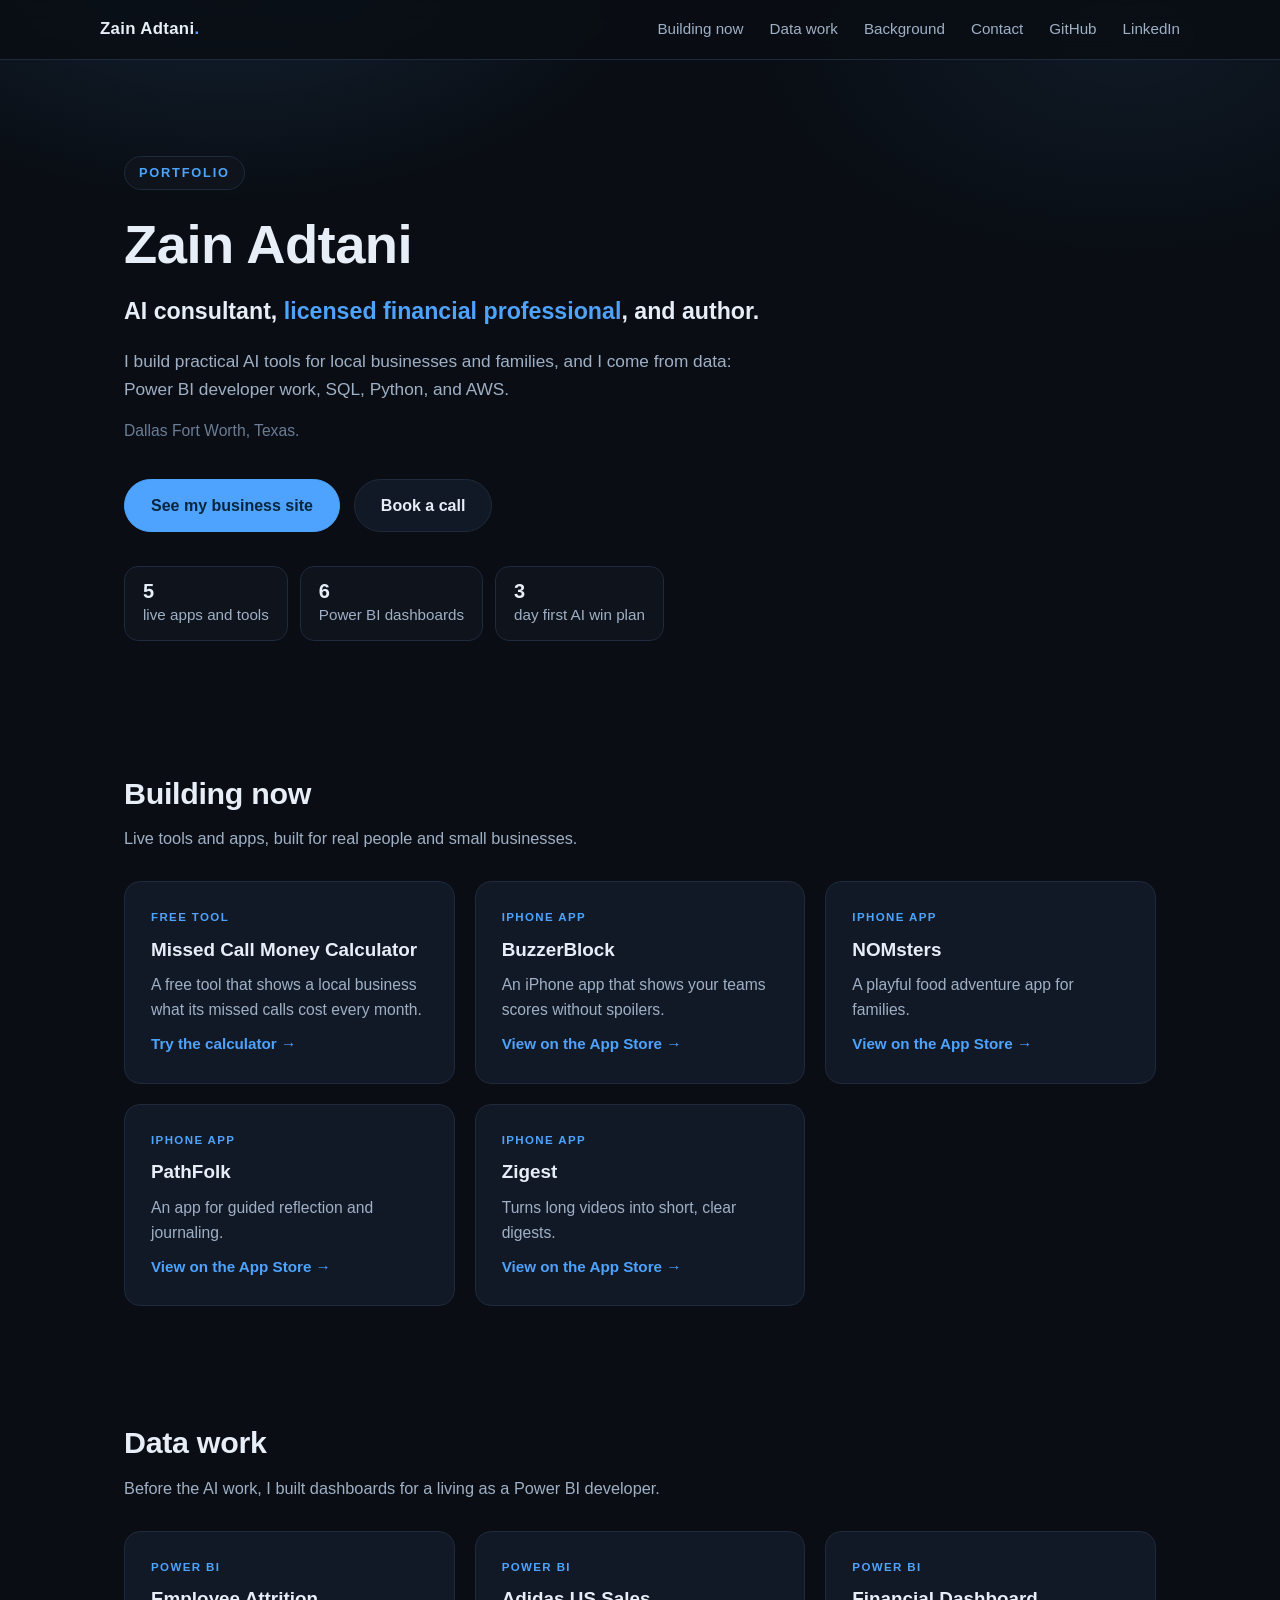
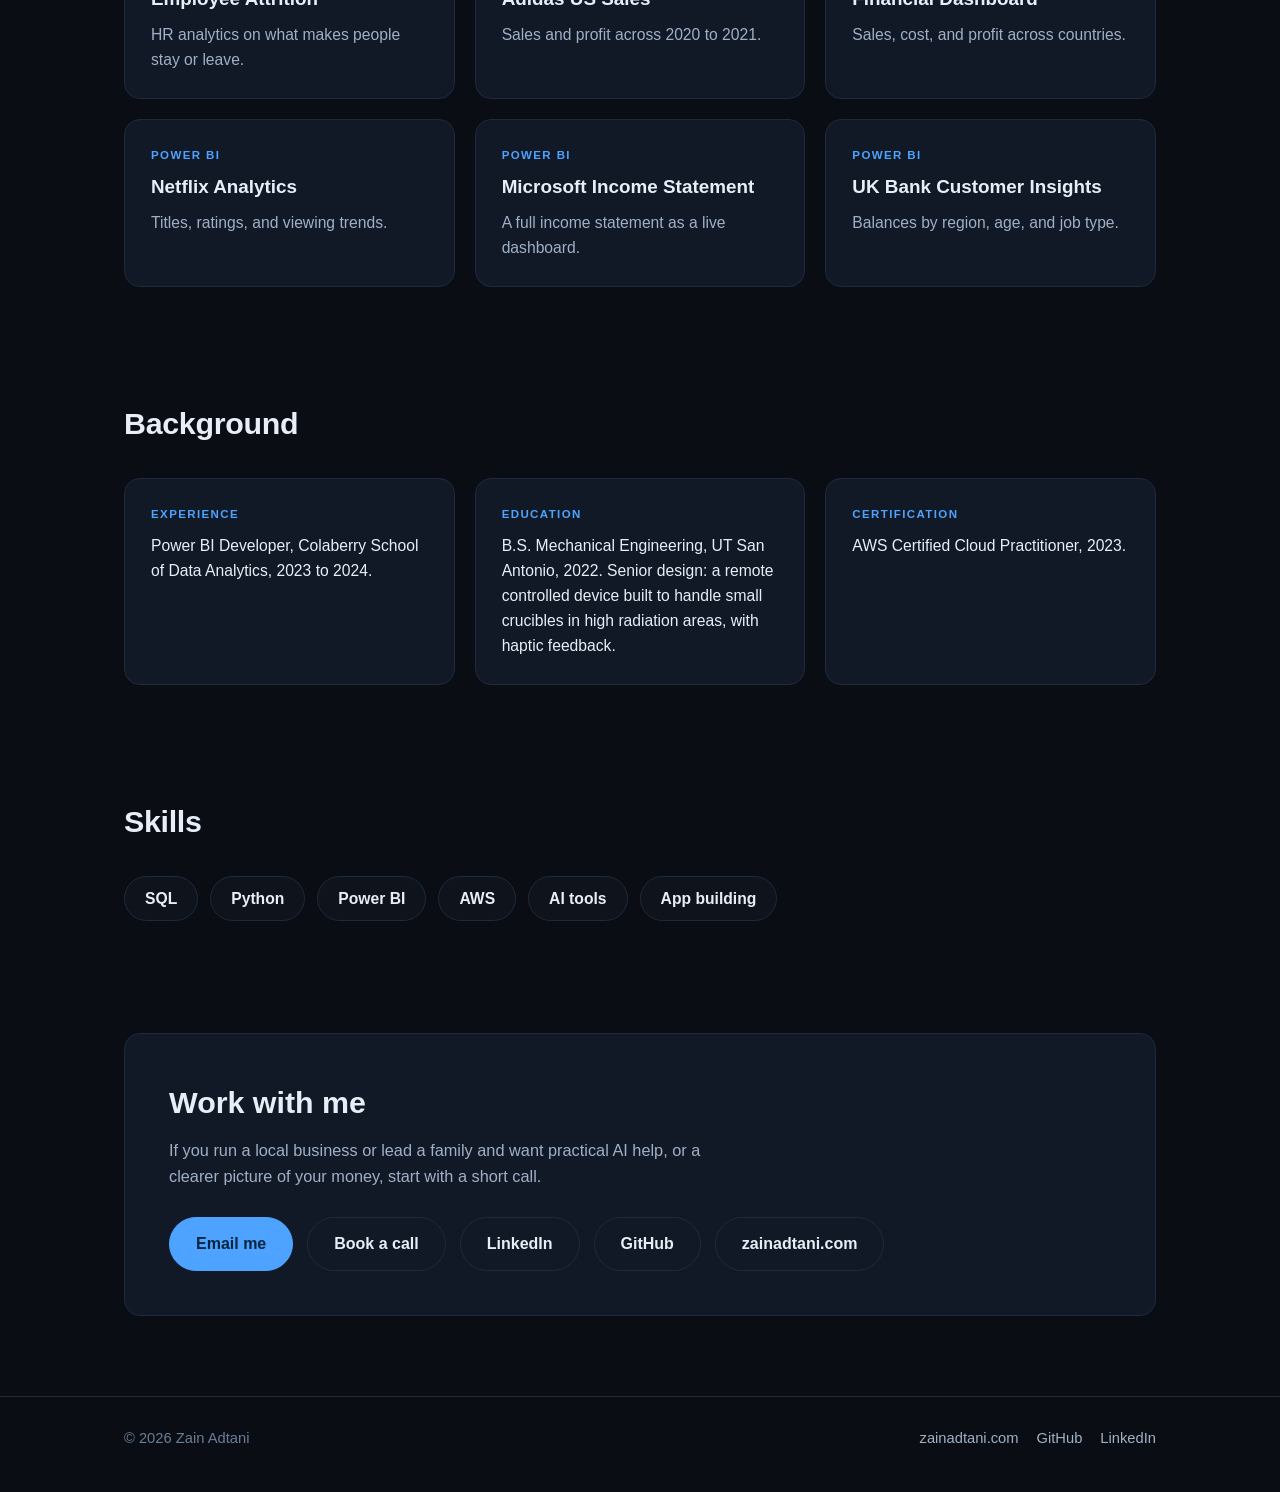
<file: index.html>
<!DOCTYPE html>
<html lang="en">
<head>
<meta charset="utf-8">
<meta name="viewport" content="width=device-width, initial-scale=1">
<title>Zain Adtani | AI Consultant, Financial Professional, Author</title>
<meta name="description" content="Zain Adtani is an AI consultant, licensed financial professional, and author in Dallas Fort Worth, Texas. He builds practical AI tools for local businesses and families.">
<meta name="theme-color" content="#0a0e14">
<meta property="og:title" content="Zain Adtani | AI Consultant, Financial Professional, Author">
<meta property="og:description" content="Practical AI tools for local businesses and families, built on a data background: Power BI, SQL, Python, AWS.">
<meta property="og:type" content="website">
<meta property="og:url" content="https://zainadtani.github.io/">
<link rel="icon" href="data:image/svg+xml,%3Csvg xmlns='http://www.w3.org/2000/svg' viewBox='0 0 64 64'%3E%3Crect width='64' height='64' rx='14' fill='%230a0e14'/%3E%3Ctext x='32' y='44' font-family='Arial,sans-serif' font-size='36' font-weight='700' fill='%234da3ff' text-anchor='middle'%3EZ%3C/text%3E%3C/svg%3E">
<style>
  :root{
    --bg:#0a0e14;
    --bg-soft:#0e131c;
    --card:#121926;
    --card-hover:#16202f;
    --line:#1f2a3d;
    --text:#e8eef7;
    --muted:#9fb0c6;
    --faint:#6b7d95;
    --accent:#4da3ff;
    --accent-ink:#06263f;
    --radius:16px;
    --max:1080px;
  }
  *{margin:0;padding:0;box-sizing:border-box}
  html{scroll-behavior:smooth}
  body{
    background:var(--bg);
    color:var(--text);
    font-family:-apple-system,BlinkMacSystemFont,"Segoe UI",Roboto,"Helvetica Neue",Arial,sans-serif;
    line-height:1.6;
    -webkit-font-smoothing:antialiased;
  }
  a{color:var(--accent);text-decoration:none}
  a:hover{text-decoration:underline}
  .wrap{max-width:var(--max);margin:0 auto;padding:0 24px}

  /* Header */
  header{
    position:sticky;top:0;z-index:10;
    background:rgba(10,14,20,.88);
    backdrop-filter:blur(10px);
    border-bottom:1px solid var(--line);
  }
  .nav{display:flex;align-items:center;justify-content:space-between;padding:16px 0;gap:16px;flex-wrap:wrap}
  .brand{font-size:1.05rem;font-weight:700;letter-spacing:.02em;color:var(--text)}
  .brand span{color:var(--accent)}
  .nav-links{display:flex;gap:26px;flex-wrap:wrap}
  .nav-links a{color:var(--muted);font-size:.95rem;font-weight:500}
  .nav-links a:hover{color:var(--text);text-decoration:none}

  /* Hero */
  .hero{padding:96px 0 72px}
  .hero .kicker{
    display:inline-block;font-size:.8rem;font-weight:600;letter-spacing:.14em;
    text-transform:uppercase;color:var(--accent);
    border:1px solid var(--line);border-radius:999px;padding:6px 14px;margin-bottom:26px;
    background:var(--bg-soft);
  }
  .hero h1{font-size:3.4rem;line-height:1.08;font-weight:800;letter-spacing:-.01em;margin-bottom:18px}
  .hero .role{font-size:1.45rem;font-weight:600;color:var(--text);margin-bottom:18px;max-width:720px}
  .hero .role em{font-style:normal;color:var(--accent)}
  .hero .sub{font-size:1.08rem;color:var(--muted);max-width:640px;margin-bottom:14px}
  .hero .loc{font-size:.98rem;color:var(--faint);margin-bottom:36px}
  .btn-row{display:flex;gap:14px;flex-wrap:wrap}
  .btn{
    display:inline-block;padding:13px 26px;border-radius:999px;
    font-size:1rem;font-weight:600;border:1px solid var(--line);
    color:var(--text);background:var(--card);
    transition:background .15s ease,border-color .15s ease,transform .15s ease;
  }
  .btn:hover{text-decoration:none;background:var(--card-hover);transform:translateY(-1px)}
  .btn.primary{background:var(--accent);border-color:var(--accent);color:var(--accent-ink)}
  .btn.primary:hover{background:#6cb4ff}

  /* Sections */
  section{padding:56px 0}
  .section-head{margin-bottom:30px}
  .section-head h2{font-size:1.9rem;font-weight:750;letter-spacing:-.01em;margin-bottom:8px}
  .section-head p{color:var(--muted);max-width:640px;font-size:1.02rem}
  .grid{display:grid;grid-template-columns:repeat(auto-fill,minmax(300px,1fr));gap:20px}
  .grid.two{grid-template-columns:repeat(auto-fill,minmax(320px,1fr))}
  .card{
    background:var(--card);border:1px solid var(--line);border-radius:var(--radius);
    padding:26px;display:flex;flex-direction:column;gap:10px;
    transition:background .15s ease,border-color .15s ease,transform .15s ease;
  }
  .card:hover{background:var(--card-hover);border-color:#2a3a55;transform:translateY(-2px)}
  .card .tag{
    font-size:.72rem;font-weight:700;letter-spacing:.12em;text-transform:uppercase;color:var(--accent);
  }
  .card h3{font-size:1.18rem;font-weight:700;line-height:1.35}
  .card p{color:var(--muted);font-size:.98rem;flex:1}
  .card .go{font-weight:600;font-size:.95rem}
  .card .go::after{content:" →"}
  .card.plain:hover{transform:none}

  /* Skills */
  .skills{display:flex;flex-wrap:wrap;gap:12px}
  .skill{
    border:1px solid var(--line);background:var(--bg-soft);border-radius:999px;
    padding:9px 20px;font-size:.98rem;font-weight:600;color:var(--text);
  }
  .skill b{color:var(--accent);font-weight:600}

  /* Contact */
  .contact{
    background:var(--card);border:1px solid var(--line);border-radius:var(--radius);
    padding:44px;text-align:left;
  }
  .contact h2{font-size:1.9rem;font-weight:750;margin-bottom:10px}
  .contact p{color:var(--muted);max-width:560px;margin-bottom:28px;font-size:1.02rem}

  /* Footer */
  footer{border-top:1px solid var(--line);padding:30px 0 42px;margin-top:24px}
  .foot{display:flex;justify-content:space-between;gap:14px;flex-wrap:wrap;color:var(--faint);font-size:.92rem}
  .foot a{color:var(--muted)}


  /* Polish pack */
  ::selection{background:var(--accent);color:var(--accent-ink)}
  a:focus-visible,.btn:focus-visible{outline:2px solid var(--accent);outline-offset:3px;border-radius:6px}
  section{scroll-margin-top:90px}
  body::before{
    content:"";position:fixed;inset:0;z-index:-1;pointer-events:none;
    background:
      radial-gradient(720px 420px at 18% -6%, rgba(77,163,255,.14), transparent 62%),
      radial-gradient(640px 380px at 88% 4%, rgba(77,163,255,.08), transparent 60%);
  }
  .stats{display:flex;gap:12px;flex-wrap:wrap;margin-top:34px}
  .stat{
    border:1px solid var(--line);background:var(--bg-soft);border-radius:14px;
    padding:12px 18px;font-size:.95rem;color:var(--muted);
  }
  .stat b{display:block;font-size:1.25rem;color:var(--text);line-height:1.2}
  .card{box-shadow:0 0 0 rgba(77,163,255,0)}
  .card:hover{box-shadow:0 12px 32px rgba(0,0,0,.35),0 0 0 1px rgba(77,163,255,.12)}
  .js .reveal{opacity:0;transform:translateY(16px);transition:opacity .6s ease,transform .6s ease}
  .js .reveal.in{opacity:1;transform:none}
  #toTop{
    position:fixed;right:22px;bottom:22px;z-index:20;width:46px;height:46px;border-radius:999px;
    border:1px solid var(--line);background:var(--card);color:var(--text);font-size:1.15rem;cursor:pointer;
    opacity:0;pointer-events:none;transition:opacity .25s ease,background .15s ease;
  }
  #toTop.show{opacity:1;pointer-events:auto}
  #toTop:hover{background:var(--card-hover)}
  @media (prefers-reduced-motion: reduce){
    html{scroll-behavior:auto}
    .js .reveal{opacity:1;transform:none;transition:none}
    *{transition:none !important}
  }
  @media (max-width:640px){
    .hero{padding:64px 0 48px}
    .hero h1{font-size:2.4rem}
    .hero .role{font-size:1.2rem}
    section{padding:40px 0}
    .contact{padding:30px 24px}
    .nav-links{gap:18px}
  }
</style>
</head>
<body>

<header>
  <div class="wrap nav">
    <div class="brand">Zain Adtani<span>.</span></div>
    <nav class="nav-links">
      <a href="#building">Building now</a>
      <a href="#data">Data work</a>
      <a href="#background">Background</a>
      <a href="#contact">Contact</a>
      <a href="https://github.com/ZainAdtani" target="_blank" rel="noopener">GitHub</a>
      <a href="https://linkedin.com/in/zainadtani" target="_blank" rel="noopener">LinkedIn</a>
    </nav>
  </div>
</header>

<main class="wrap">

  <div class="hero">
    <span class="kicker">Portfolio</span>
    <h1>Zain Adtani</h1>
    <p class="role">AI consultant, <em>licensed financial professional</em>, and author.</p>
    <p class="sub">I build practical AI tools for local businesses and families, and I come from data: Power BI developer work, SQL, Python, and AWS.</p>
    <p class="loc">Dallas Fort Worth, Texas.</p>
    <div class="btn-row">
      <a class="btn primary" href="https://zainadtani.com" target="_blank" rel="noopener">See my business site</a>
      <a class="btn" href="https://calendly.com/zkadtani/job" target="_blank" rel="noopener">Book a call</a>
    </div>
    <div class="stats">
      <div class="stat"><b>5</b>live apps and tools</div>
      <div class="stat"><b>6</b>Power BI dashboards</div>
      <div class="stat"><b>3</b>day first AI win plan</div>
    </div>
  </div>

  <section id="building">
    <div class="section-head">
      <h2>Building now</h2>
      <p>Live tools and apps, built for real people and small businesses.</p>
    </div>
    <div class="grid">
      <div class="card">
        <span class="tag">Free tool</span>
        <h3>Missed Call Money Calculator</h3>
        <p>A free tool that shows a local business what its missed calls cost every month.</p>
        <a class="go" href="https://zainadtani.github.io/missed-call-calculator/" target="_blank" rel="noopener">Try the calculator</a>
      </div>
      <div class="card">
        <span class="tag">iPhone app</span>
        <h3>BuzzerBlock</h3>
        <p>An iPhone app that shows your teams scores without spoilers.</p>
        <a class="go" href="https://apps.apple.com/app/id6832104995" target="_blank" rel="noopener">View on the App Store</a>
      </div>
      <div class="card">
        <span class="tag">iPhone app</span>
        <h3>NOMsters</h3>
        <p>A playful food adventure app for families.</p>
        <a class="go" href="https://apps.apple.com/app/id6815714189" target="_blank" rel="noopener">View on the App Store</a>
      </div>
      <div class="card">
        <span class="tag">iPhone app</span>
        <h3>PathFolk</h3>
        <p>An app for guided reflection and journaling.</p>
        <a class="go" href="https://apps.apple.com/app/pathfolk/id6818683420" target="_blank" rel="noopener">View on the App Store</a>
      </div>
      <div class="card">
        <span class="tag">iPhone app</span>
        <h3>Zigest</h3>
        <p>Turns long videos into short, clear digests.</p>
        <a class="go" href="https://apps.apple.com/app/zigest-video-digests/id6834177603" target="_blank" rel="noopener">View on the App Store</a>
      </div>
    </div>
  </section>

  <section id="data">
    <div class="section-head">
      <h2>Data work</h2>
      <p>Before the AI work, I built dashboards for a living as a Power BI developer.</p>
    </div>
    <div class="grid">
      <div class="card plain">
        <span class="tag">Power BI</span>
        <h3>Employee Attrition</h3>
        <p>HR analytics on what makes people stay or leave.</p>
      </div>
      <div class="card plain">
        <span class="tag">Power BI</span>
        <h3>Adidas US Sales</h3>
        <p>Sales and profit across 2020 to 2021.</p>
      </div>
      <div class="card plain">
        <span class="tag">Power BI</span>
        <h3>Financial Dashboard</h3>
        <p>Sales, cost, and profit across countries.</p>
      </div>
      <div class="card plain">
        <span class="tag">Power BI</span>
        <h3>Netflix Analytics</h3>
        <p>Titles, ratings, and viewing trends.</p>
      </div>
      <div class="card plain">
        <span class="tag">Power BI</span>
        <h3>Microsoft Income Statement</h3>
        <p>A full income statement as a live dashboard.</p>
      </div>
      <div class="card plain">
        <span class="tag">Power BI</span>
        <h3>UK Bank Customer Insights</h3>
        <p>Balances by region, age, and job type.</p>
      </div>
    </div>
  </section>

  <section id="background">
    <div class="section-head">
      <h2>Background</h2>
    </div>
    <div class="grid">
      <div class="card plain">
        <span class="tag">Experience</span>
        <p style="color:var(--text)">Power BI Developer, Colaberry School of Data Analytics, 2023 to 2024.</p>
      </div>
      <div class="card plain">
        <span class="tag">Education</span>
        <p style="color:var(--text)">B.S. Mechanical Engineering, UT San Antonio, 2022. Senior design: a remote controlled device built to handle small crucibles in high radiation areas, with haptic feedback.</p>
      </div>
      <div class="card plain">
        <span class="tag">Certification</span>
        <p style="color:var(--text)">AWS Certified Cloud Practitioner, 2023.</p>
      </div>
    </div>
  </section>

  <section id="skills">
    <div class="section-head">
      <h2>Skills</h2>
    </div>
    <div class="skills">
      <span class="skill">SQL</span>
      <span class="skill">Python</span>
      <span class="skill">Power BI</span>
      <span class="skill">AWS</span>
      <span class="skill">AI tools</span>
      <span class="skill">App building</span>
    </div>
  </section>

  <section id="contact">
    <div class="contact">
      <h2>Work with me</h2>
      <p>If you run a local business or lead a family and want practical AI help, or a clearer picture of your money, start with a short call.</p>
      <div class="btn-row">
        <a class="btn primary" href="mailto:zkadtani@gmail.com">Email me</a>
        <a class="btn" href="https://calendly.com/zkadtani/job" target="_blank" rel="noopener">Book a call</a>
        <a class="btn" href="https://linkedin.com/in/zainadtani" target="_blank" rel="noopener">LinkedIn</a>
        <a class="btn" href="https://github.com/ZainAdtani" target="_blank" rel="noopener">GitHub</a>
        <a class="btn" href="https://zainadtani.com" target="_blank" rel="noopener">zainadtani.com</a>
      </div>
    </div>
  </section>

</main>

<footer>
  <div class="wrap foot">
    <span>© 2026 Zain Adtani</span>
    <span style="display:flex;gap:18px">
      <a href="https://zainadtani.com" target="_blank" rel="noopener">zainadtani.com</a>
      <a href="https://github.com/ZainAdtani" target="_blank" rel="noopener">GitHub</a>
      <a href="https://linkedin.com/in/zainadtani" target="_blank" rel="noopener">LinkedIn</a>
    </span>
  </div>
</footer>

<button id="toTop" aria-label="Back to top" title="Back to top">↑</button>
<script>
  document.documentElement.classList.add('js');
  (function(){
    var targets = document.querySelectorAll('section, .hero .stats, .contact');
    targets.forEach(function(el){ el.classList.add('reveal'); });
    if ('IntersectionObserver' in window) {
      var io = new IntersectionObserver(function(entries){
        entries.forEach(function(e){
          if (e.isIntersecting) { e.target.classList.add('in'); io.unobserve(e.target); }
        });
      }, {threshold: 0.08});
      targets.forEach(function(el){ io.observe(el); });
    } else {
      targets.forEach(function(el){ el.classList.add('in'); });
    }
    var btn = document.getElementById('toTop');
    window.addEventListener('scroll', function(){
      if (window.scrollY > 600) { btn.classList.add('show'); } else { btn.classList.remove('show'); }
    }, {passive: true});
    btn.addEventListener('click', function(){ window.scrollTo({top: 0, behavior: 'smooth'}); });
  })();
</script>
</body>
</html>
</file>
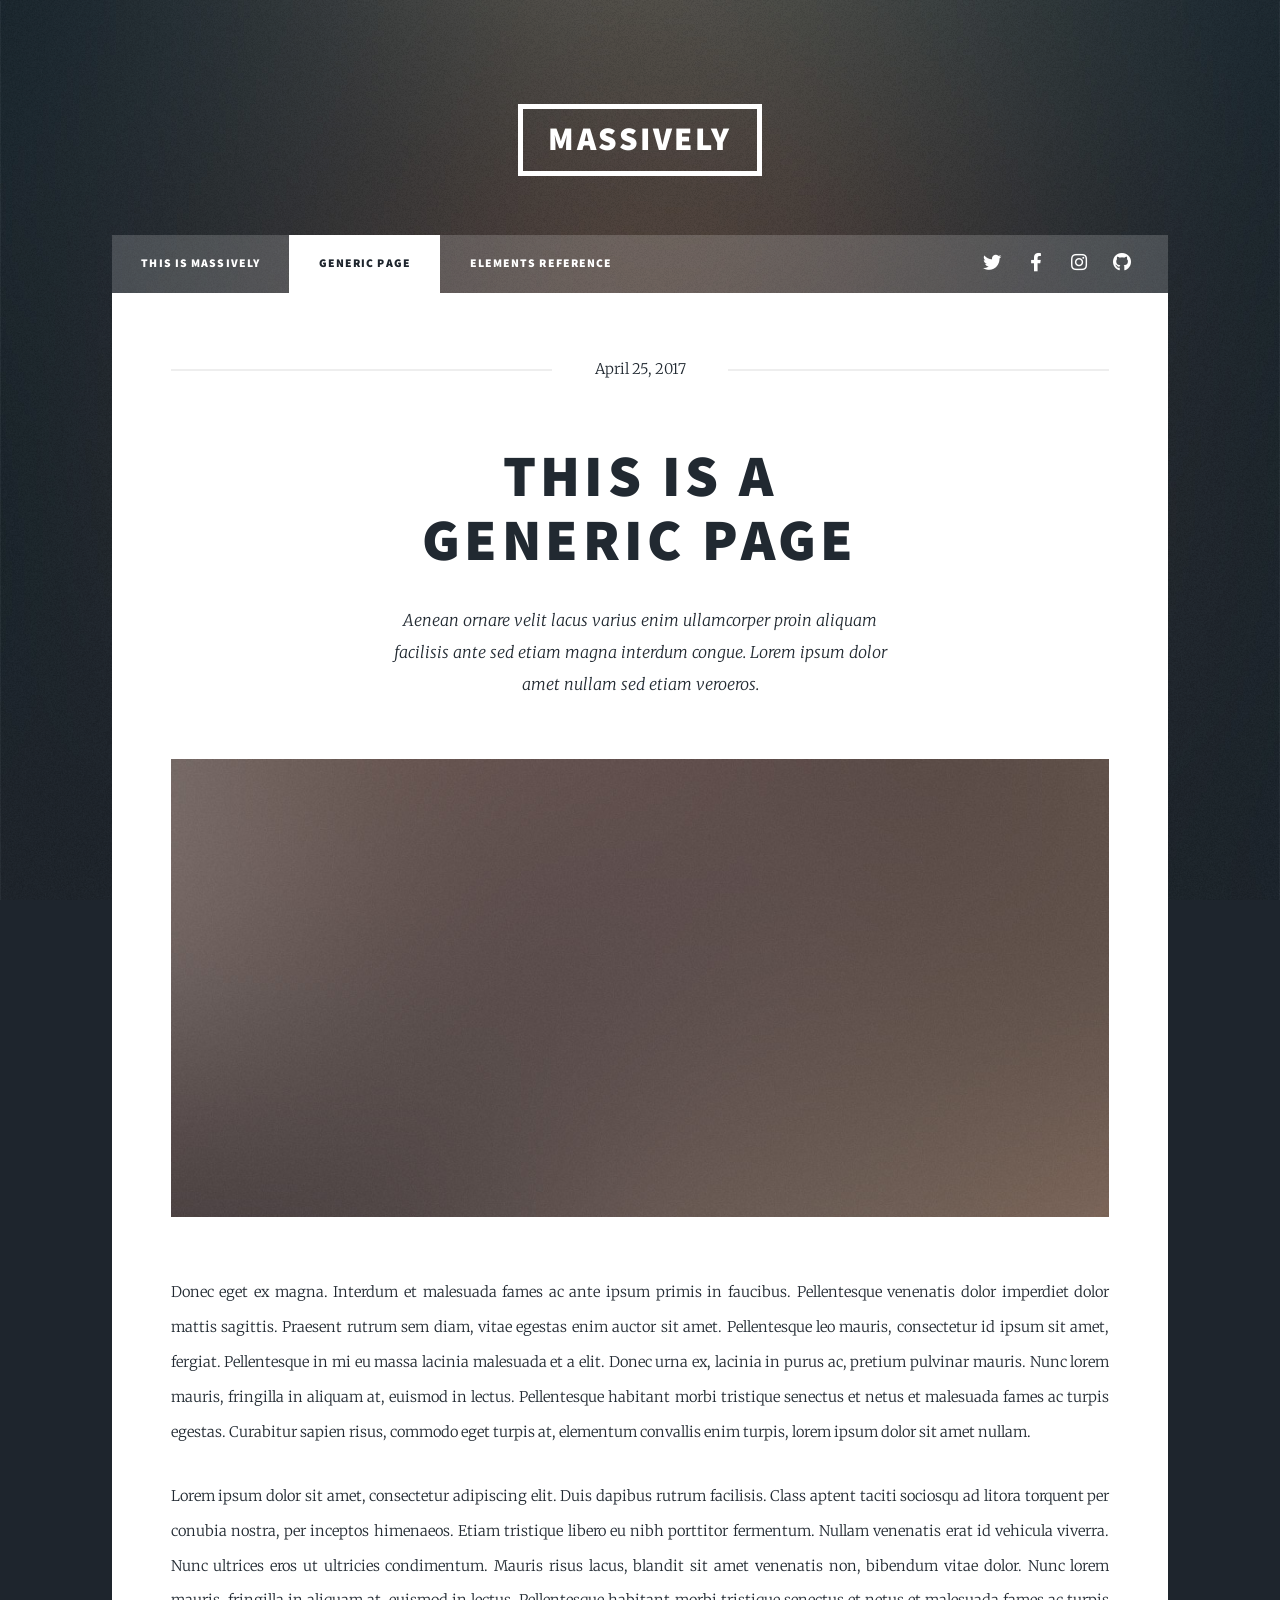
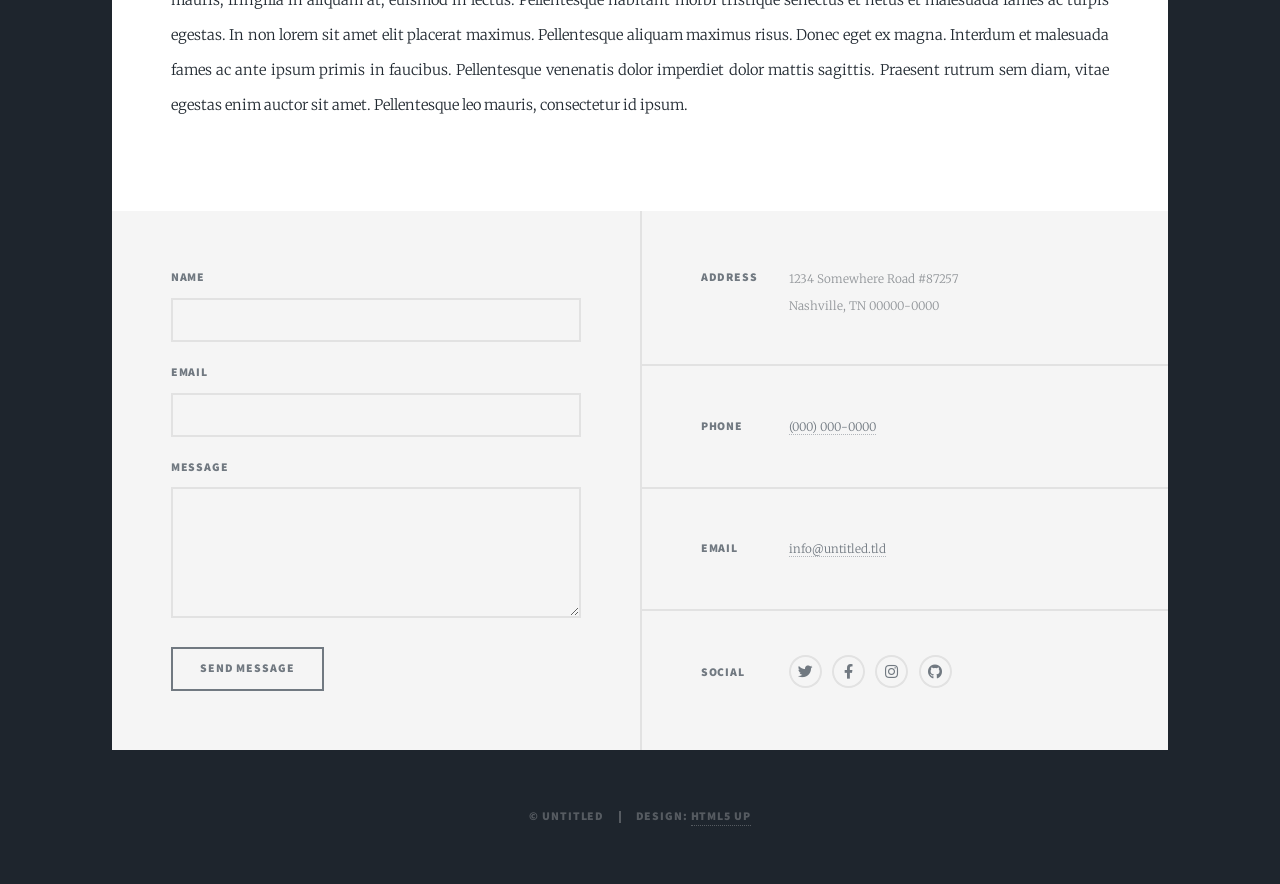
<file: generic.html>
<!DOCTYPE HTML>
<!--
	Massively by HTML5 UP
	html5up.net | @ajlkn
	Free for personal and commercial use under the CCA 3.0 license (html5up.net/license)
-->
<html>
	<head>
		<title>Generic Page - Massively by HTML5 UP</title>
		<meta charset="utf-8" />
		<meta name="viewport" content="width=device-width, initial-scale=1, user-scalable=no" />
		<link rel="stylesheet" href="assets/css/main.css" />
		<noscript><link rel="stylesheet" href="assets/css/noscript.css" /></noscript>
	</head>
	<body class="is-preload">

		<!-- Wrapper -->
			<div id="wrapper">

				<!-- Header -->
					<header id="header">
						<a href="index.html" class="logo">Massively</a>
					</header>

				<!-- Nav -->
					<nav id="nav">
						<ul class="links">
							<li><a href="index.html">This is Massively</a></li>
							<li class="active"><a href="generic.html">Generic Page</a></li>
							<li><a href="elements.html">Elements Reference</a></li>
						</ul>
						<ul class="icons">
							<li><a href="#" class="icon brands fa-twitter"><span class="label">Twitter</span></a></li>
							<li><a href="#" class="icon brands fa-facebook-f"><span class="label">Facebook</span></a></li>
							<li><a href="#" class="icon brands fa-instagram"><span class="label">Instagram</span></a></li>
							<li><a href="#" class="icon brands fa-github"><span class="label">GitHub</span></a></li>
						</ul>
					</nav>

				<!-- Main -->
					<div id="main">

						<!-- Post -->
							<section class="post">
								<header class="major">
									<span class="date">April 25, 2017</span>
									<h1>This is a<br />
									Generic Page</h1>
									<p>Aenean ornare velit lacus varius enim ullamcorper proin aliquam<br />
									facilisis ante sed etiam magna interdum congue. Lorem ipsum dolor<br />
									amet nullam sed etiam veroeros.</p>
								</header>
								<div class="image main"><img src="images/pic01.jpg" alt="" /></div>
								<p>Donec eget ex magna. Interdum et malesuada fames ac ante ipsum primis in faucibus. Pellentesque venenatis dolor imperdiet dolor mattis sagittis. Praesent rutrum sem diam, vitae egestas enim auctor sit amet. Pellentesque leo mauris, consectetur id ipsum sit amet, fergiat. Pellentesque in mi eu massa lacinia malesuada et a elit. Donec urna ex, lacinia in purus ac, pretium pulvinar mauris. Nunc lorem mauris, fringilla in aliquam at, euismod in lectus. Pellentesque habitant morbi tristique senectus et netus et malesuada fames ac turpis egestas. Curabitur sapien risus, commodo eget turpis at, elementum convallis enim turpis, lorem ipsum dolor sit amet nullam.</p>
								<p>Lorem ipsum dolor sit amet, consectetur adipiscing elit. Duis dapibus rutrum facilisis. Class aptent taciti sociosqu ad litora torquent per conubia nostra, per inceptos himenaeos. Etiam tristique libero eu nibh porttitor fermentum. Nullam venenatis erat id vehicula viverra. Nunc ultrices eros ut ultricies condimentum. Mauris risus lacus, blandit sit amet venenatis non, bibendum vitae dolor. Nunc lorem mauris, fringilla in aliquam at, euismod in lectus. Pellentesque habitant morbi tristique senectus et netus et malesuada fames ac turpis egestas. In non lorem sit amet elit placerat maximus. Pellentesque aliquam maximus risus. Donec eget ex magna. Interdum et malesuada fames ac ante ipsum primis in faucibus. Pellentesque venenatis dolor imperdiet dolor mattis sagittis. Praesent rutrum sem diam, vitae egestas enim auctor sit amet. Pellentesque leo mauris, consectetur id ipsum.</p>
							</section>

					</div>

				<!-- Footer -->
					<footer id="footer">
						<section>
							<form method="post" action="#">
								<div class="fields">
									<div class="field">
										<label for="name">Name</label>
										<input type="text" name="name" id="name" />
									</div>
									<div class="field">
										<label for="email">Email</label>
										<input type="text" name="email" id="email" />
									</div>
									<div class="field">
										<label for="message">Message</label>
										<textarea name="message" id="message" rows="3"></textarea>
									</div>
								</div>
								<ul class="actions">
									<li><input type="submit" value="Send Message" /></li>
								</ul>
							</form>
						</section>
						<section class="split contact">
							<section class="alt">
								<h3>Address</h3>
								<p>1234 Somewhere Road #87257<br />
								Nashville, TN 00000-0000</p>
							</section>
							<section>
								<h3>Phone</h3>
								<p><a href="#">(000) 000-0000</a></p>
							</section>
							<section>
								<h3>Email</h3>
								<p><a href="#">info@untitled.tld</a></p>
							</section>
							<section>
								<h3>Social</h3>
								<ul class="icons alt">
									<li><a href="#" class="icon brands alt fa-twitter"><span class="label">Twitter</span></a></li>
									<li><a href="#" class="icon brands alt fa-facebook-f"><span class="label">Facebook</span></a></li>
									<li><a href="#" class="icon brands alt fa-instagram"><span class="label">Instagram</span></a></li>
									<li><a href="#" class="icon brands alt fa-github"><span class="label">GitHub</span></a></li>
								</ul>
							</section>
						</section>
					</footer>

				<!-- Copyright -->
					<div id="copyright">
						<ul><li>&copy; Untitled</li><li>Design: <a href="https://html5up.net">HTML5 UP</a></li></ul>
					</div>

			</div>

		<!-- Scripts -->
			<script src="assets/js/jquery.min.js"></script>
			<script src="assets/js/jquery.scrollex.min.js"></script>
			<script src="assets/js/jquery.scrolly.min.js"></script>
			<script src="assets/js/browser.min.js"></script>
			<script src="assets/js/breakpoints.min.js"></script>
			<script src="assets/js/util.js"></script>
			<script src="assets/js/main.js"></script>

	</body>
</html>
</file>
<file: assets/css/main.css>
@import url(fontawesome-all.min.css);
@import url("https://fonts.googleapis.com/css?family=Merriweather:300,700,300italic,700italic|Source+Sans+Pro:900");

/*
	Massively by HTML5 UP
	html5up.net | @ajlkn
	Free for personal and commercial use under the CCA 3.0 license (html5up.net/license)
*/

html, body, div, span, applet, object,
iframe, h1, h2, h3, h4, h5, h6, p, blockquote,
pre, a, abbr, acronym, address, big, cite,
code, del, dfn, em, img, ins, kbd, q, s, samp,
small, strike, strong, sub, sup, tt, var, b,
u, i, center, dl, dt, dd, ol, ul, li, fieldset,
form, label, legend, table, caption, tbody,
tfoot, thead, tr, th, td, article, aside,
canvas, details, embed, figure, figcaption,
footer, header, hgroup, menu, nav, output, ruby,
section, summary, time, mark, audio, video {
	margin: 0;
	padding: 0;
	border: 0;
	font-size: 100%;
	font: inherit;
	vertical-align: baseline;}

article, aside, details, figcaption, figure,
footer, header, hgroup, menu, nav, section {
	display: block;}

body {
	line-height: 1;
}

ol, ul {
	list-style: none;
}

blockquote, q {
	quotes: none;
}

	blockquote:before, blockquote:after, q:before, q:after {
		content: '';
		content: none;
	}

table {
	border-collapse: collapse;
	border-spacing: 0;
}

body {
	-webkit-text-size-adjust: none;
}

mark {
	background-color: transparent;
	color: inherit;
}

input::-moz-focus-inner {
	border: 0;
	padding: 0;
}

input, select, textarea {
	-moz-appearance: none;
	-webkit-appearance: none;
	-ms-appearance: none;
	appearance: none;
}

/* Basic */

	@-ms-viewport {
		width: device-width;
	}

	body {
		-ms-overflow-style: scrollbar;
	}

	@media screen and (max-width: 480px) {

		html, body {
			min-width: 320px;
		}

	}

	html {
		box-sizing: border-box;
	}

	*, *:before, *:after {
		box-sizing: inherit;
	}

	body {
		background-color: #1e252d;
	}

		body.is-preload *, body.is-preload *:before, body.is-preload *:after {
			-moz-animation: none !important;
			-webkit-animation: none !important;
			-ms-animation: none !important;
			animation: none !important;
			-moz-transition: none !important;
			-webkit-transition: none !important;
			-ms-transition: none !important;
			transition: none !important;
		}

/* Type */

	html {
		font-size: 16pt;
	}

		@media screen and (max-width: 1680px) {

			html {
				font-size: 12pt;
			}

		}

		@media screen and (max-width: 1280px) {

			html {
				font-size: 11pt;
			}

		}

		@media screen and (max-width: 360px) {

			html {
				font-size: 10pt;
			}

		}

	body {
		color: #212931;
	}

	body, input, select, textarea {
		font-family: "Merriweather", Georgia, serif;
		font-weight: 300;
		font-size: 1rem;
		line-height: 2.375;
	}

	a {
		-moz-transition: color 0.2s ease-in-out, background-color 0.2s ease-in-out, border-color 0.2s ease-in-out, box-shadow 0.2s ease-in-out;
		-webkit-transition: color 0.2s ease-in-out, background-color 0.2s ease-in-out, border-color 0.2s ease-in-out, box-shadow 0.2s ease-in-out;
		-ms-transition: color 0.2s ease-in-out, background-color 0.2s ease-in-out, border-color 0.2s ease-in-out, box-shadow 0.2s ease-in-out;
		transition: color 0.2s ease-in-out, background-color 0.2s ease-in-out, border-color 0.2s ease-in-out, box-shadow 0.2s ease-in-out;
		border-bottom: dotted 1px;
		text-decoration: none;
	}

		a:hover {
			border-bottom-color: transparent;
		}

	strong, b {
		font-weight: 600;
	}

	em, i {
		font-style: italic;
	}

	p {
		text-align: justify;
		margin: 0 0 2rem 0;
	}

	h1, h2, h3, h4, h5, h6 {
		font-family: "Source Sans Pro", Helvetica, sans-serif;
		font-weight: 900;
		line-height: 1.5;
		letter-spacing: 0.075em;
		text-transform: uppercase;
		margin: 0 0 1rem 0;
	}

		h1 a, h2 a, h3 a, h4 a, h5 a, h6 a {
			border-bottom: 0;
			color: inherit;
			text-decoration: none;
		}

	h1 {
		font-size: 4rem;
		line-height: 1.1;
		margin: 0 0 2rem 0;
	}

	h2 {
		font-size: 1.75rem;
		line-height: 1.3;
		margin: 0 0 1.5rem 0;
	}

	h3 {
		font-size: 1.25rem;
		margin: 0 0 1.5rem 0;
	}

	h4 {
		font-size: 1rem;
	}

	h5 {
		font-size: 0.9rem;
	}

	h6 {
		font-size: 0.8rem;
	}

	sub {
		font-size: 0.8rem;
		position: relative;
		top: 0.5rem;
	}

	sup {
		font-size: 0.8rem;
		position: relative;
		top: -0.5rem;
	}

	blockquote {
		border-left: solid 4px;
		font-style: italic;
		margin: 0 0 2rem 0;
		padding: 0.5rem 0 0.5rem 2rem;
	}

	code {
		border: solid 2px;
		font-family: "Courier New", monospace;
		font-size: 0.9rem;
		margin: 0 0.25rem;
		padding: 0.25rem 0.65rem;
	}

	pre {
		-webkit-overflow-scrolling: touch;
		font-family: "Courier New", monospace;
		font-size: 0.9rem;
		margin: 0 0 2rem 0;
	}

		pre code {
			display: block;
			line-height: 1.75;
			padding: 1rem 1.5rem;
			overflow-x: auto;
		}

	hr {
		border: 0;
		border-bottom: solid 2px;
		margin: 3rem 0;
	}

		hr.major {
			margin: 5rem 0;
		}

	.align-left {
		text-align: left;
	}

	.align-center {
		text-align: center;
	}

	.align-right {
		text-align: right;
	}

	input, select, textarea {
		color: #212931;
	}

	a {
		color: #212931;
		border-bottom-color: rgba(33, 41, 49, 0.5);
	}

		a:hover {
			border-bottom-color: transparent;
			color: #18bfef !important;
		}

	strong, b {
		color: #212931;
	}

	h1, h2, h3, h4, h5, h6 {
		color: #212931;
	}

	blockquote {
		border-left-color: #eeeeee;
	}

	code {
		background: rgba(220, 220, 220, 0.25);
		border-color: #eeeeee;
	}

	hr {
		border-bottom-color: #eeeeee;
	}

/* Row */

	.row {
		display: flex;
		flex-wrap: wrap;
		box-sizing: border-box;
		align-items: stretch;
	}

		.row > * {
			box-sizing: border-box;
		}

		.row.gtr-uniform > * > :last-child {
			margin-bottom: 0;
		}

		.row.aln-left {
			justify-content: flex-start;
		}

		.row.aln-center {
			justify-content: center;
		}

		.row.aln-right {
			justify-content: flex-end;
		}

		.row.aln-top {
			align-items: flex-start;
		}

		.row.aln-middle {
			align-items: center;
		}

		.row.aln-bottom {
			align-items: flex-end;
		}

		.row > .imp {
			order: -1;
		}

		.row > .col-1 {
			width: 8.33333%;
		}

		.row > .off-1 {
			margin-left: 8.33333%;
		}

		.row > .col-2 {
			width: 16.66667%;
		}

		.row > .off-2 {
			margin-left: 16.66667%;
		}

		.row > .col-3 {
			width: 25%;
		}

		.row > .off-3 {
			margin-left: 25%;
		}

		.row > .col-4 {
			width: 33.33333%;
		}

		.row > .off-4 {
			margin-left: 33.33333%;
		}

		.row > .col-5 {
			width: 41.66667%;
		}

		.row > .off-5 {
			margin-left: 41.66667%;
		}

		.row > .col-6 {
			width: 50%;
		}

		.row > .off-6 {
			margin-left: 50%;
		}

		.row > .col-7 {
			width: 58.33333%;
		}

		.row > .off-7 {
			margin-left: 58.33333%;
		}

		.row > .col-8 {
			width: 66.66667%;
		}

		.row > .off-8 {
			margin-left: 66.66667%;
		}

		.row > .col-9 {
			width: 75%;
		}

		.row > .off-9 {
			margin-left: 75%;
		}

		.row > .col-10 {
			width: 83.33333%;
		}

		.row > .off-10 {
			margin-left: 83.33333%;
		}

		.row > .col-11 {
			width: 91.66667%;
		}

		.row > .off-11 {
			margin-left: 91.66667%;
		}

		.row > .col-12 {
			width: 100%;
		}

		.row > .off-12 {
			margin-left: 100%;
		}

		.row.gtr-0 {
			margin-top: 0;
			margin-left: 0rem;
		}

			.row.gtr-0 > * {
				padding: 0 0 0 0rem;
			}

			.row.gtr-0.gtr-uniform {
				margin-top: 0rem;
			}

				.row.gtr-0.gtr-uniform > * {
					padding-top: 0rem;
				}

		.row.gtr-25 {
			margin-top: 0;
			margin-left: -0.375rem;
		}

			.row.gtr-25 > * {
				padding: 0 0 0 0.375rem;
			}

			.row.gtr-25.gtr-uniform {
				margin-top: -0.375rem;
			}

				.row.gtr-25.gtr-uniform > * {
					padding-top: 0.375rem;
				}

		.row.gtr-50 {
			margin-top: 0;
			margin-left: -0.75rem;
		}

			.row.gtr-50 > * {
				padding: 0 0 0 0.75rem;
			}

			.row.gtr-50.gtr-uniform {
				margin-top: -0.75rem;
			}

				.row.gtr-50.gtr-uniform > * {
					padding-top: 0.75rem;
				}

		.row {
			margin-top: 0;
			margin-left: -1.5rem;
		}

			.row > * {
				padding: 0 0 0 1.5rem;
			}

			.row.gtr-uniform {
				margin-top: -1.5rem;
			}

				.row.gtr-uniform > * {
					padding-top: 1.5rem;
				}

		.row.gtr-150 {
			margin-top: 0;
			margin-left: -2.25rem;
		}

			.row.gtr-150 > * {
				padding: 0 0 0 2.25rem;
			}

			.row.gtr-150.gtr-uniform {
				margin-top: -2.25rem;
			}

				.row.gtr-150.gtr-uniform > * {
					padding-top: 2.25rem;
				}

		.row.gtr-200 {
			margin-top: 0;
			margin-left: -3rem;
		}

			.row.gtr-200 > * {
				padding: 0 0 0 3rem;
			}

			.row.gtr-200.gtr-uniform {
				margin-top: -3rem;
			}

				.row.gtr-200.gtr-uniform > * {
					padding-top: 3rem;
				}

		@media screen and (max-width: 1680px) {

			.row {
				display: flex;
				flex-wrap: wrap;
				box-sizing: border-box;
				align-items: stretch;
			}

				.row > * {
					box-sizing: border-box;
				}

				.row.gtr-uniform > * > :last-child {
					margin-bottom: 0;
				}

				.row.aln-left {
					justify-content: flex-start;
				}

				.row.aln-center {
					justify-content: center;
				}

				.row.aln-right {
					justify-content: flex-end;
				}

				.row.aln-top {
					align-items: flex-start;
				}

				.row.aln-middle {
					align-items: center;
				}

				.row.aln-bottom {
					align-items: flex-end;
				}

				.row > .imp-xlarge {
					order: -1;
				}

				.row > .col-1-xlarge {
					width: 8.33333%;
				}

				.row > .off-1-xlarge {
					margin-left: 8.33333%;
				}

				.row > .col-2-xlarge {
					width: 16.66667%;
				}

				.row > .off-2-xlarge {
					margin-left: 16.66667%;
				}

				.row > .col-3-xlarge {
					width: 25%;
				}

				.row > .off-3-xlarge {
					margin-left: 25%;
				}

				.row > .col-4-xlarge {
					width: 33.33333%;
				}

				.row > .off-4-xlarge {
					margin-left: 33.33333%;
				}

				.row > .col-5-xlarge {
					width: 41.66667%;
				}

				.row > .off-5-xlarge {
					margin-left: 41.66667%;
				}

				.row > .col-6-xlarge {
					width: 50%;
				}

				.row > .off-6-xlarge {
					margin-left: 50%;
				}

				.row > .col-7-xlarge {
					width: 58.33333%;
				}

				.row > .off-7-xlarge {
					margin-left: 58.33333%;
				}

				.row > .col-8-xlarge {
					width: 66.66667%;
				}

				.row > .off-8-xlarge {
					margin-left: 66.66667%;
				}

				.row > .col-9-xlarge {
					width: 75%;
				}

				.row > .off-9-xlarge {
					margin-left: 75%;
				}

				.row > .col-10-xlarge {
					width: 83.33333%;
				}

				.row > .off-10-xlarge {
					margin-left: 83.33333%;
				}

				.row > .col-11-xlarge {
					width: 91.66667%;
				}

				.row > .off-11-xlarge {
					margin-left: 91.66667%;
				}

				.row > .col-12-xlarge {
					width: 100%;
				}

				.row > .off-12-xlarge {
					margin-left: 100%;
				}

				.row.gtr-0 {
					margin-top: 0;
					margin-left: 0rem;
				}

					.row.gtr-0 > * {
						padding: 0 0 0 0rem;
					}

					.row.gtr-0.gtr-uniform {
						margin-top: 0rem;
					}

						.row.gtr-0.gtr-uniform > * {
							padding-top: 0rem;
						}

				.row.gtr-25 {
					margin-top: 0;
					margin-left: -0.375rem;
				}

					.row.gtr-25 > * {
						padding: 0 0 0 0.375rem;
					}

					.row.gtr-25.gtr-uniform {
						margin-top: -0.375rem;
					}

						.row.gtr-25.gtr-uniform > * {
							padding-top: 0.375rem;
						}

				.row.gtr-50 {
					margin-top: 0;
					margin-left: -0.75rem;
				}

					.row.gtr-50 > * {
						padding: 0 0 0 0.75rem;
					}

					.row.gtr-50.gtr-uniform {
						margin-top: -0.75rem;
					}

						.row.gtr-50.gtr-uniform > * {
							padding-top: 0.75rem;
						}

				.row {
					margin-top: 0;
					margin-left: -1.5rem;
				}

					.row > * {
						padding: 0 0 0 1.5rem;
					}

					.row.gtr-uniform {
						margin-top: -1.5rem;
					}

						.row.gtr-uniform > * {
							padding-top: 1.5rem;
						}

				.row.gtr-150 {
					margin-top: 0;
					margin-left: -2.25rem;
				}

					.row.gtr-150 > * {
						padding: 0 0 0 2.25rem;
					}

					.row.gtr-150.gtr-uniform {
						margin-top: -2.25rem;
					}

						.row.gtr-150.gtr-uniform > * {
							padding-top: 2.25rem;
						}

				.row.gtr-200 {
					margin-top: 0;
					margin-left: -3rem;
				}

					.row.gtr-200 > * {
						padding: 0 0 0 3rem;
					}

					.row.gtr-200.gtr-uniform {
						margin-top: -3rem;
					}

						.row.gtr-200.gtr-uniform > * {
							padding-top: 3rem;
						}

		}

		@media screen and (max-width: 1280px) {

			.row {
				display: flex;
				flex-wrap: wrap;
				box-sizing: border-box;
				align-items: stretch;
			}

				.row > * {
					box-sizing: border-box;
				}

				.row.gtr-uniform > * > :last-child {
					margin-bottom: 0;
				}

				.row.aln-left {
					justify-content: flex-start;
				}

				.row.aln-center {
					justify-content: center;
				}

				.row.aln-right {
					justify-content: flex-end;
				}

				.row.aln-top {
					align-items: flex-start;
				}

				.row.aln-middle {
					align-items: center;
				}

				.row.aln-bottom {
					align-items: flex-end;
				}

				.row > .imp-large {
					order: -1;
				}

				.row > .col-1-large {
					width: 8.33333%;
				}

				.row > .off-1-large {
					margin-left: 8.33333%;
				}

				.row > .col-2-large {
					width: 16.66667%;
				}

				.row > .off-2-large {
					margin-left: 16.66667%;
				}

				.row > .col-3-large {
					width: 25%;
				}

				.row > .off-3-large {
					margin-left: 25%;
				}

				.row > .col-4-large {
					width: 33.33333%;
				}

				.row > .off-4-large {
					margin-left: 33.33333%;
				}

				.row > .col-5-large {
					width: 41.66667%;
				}

				.row > .off-5-large {
					margin-left: 41.66667%;
				}

				.row > .col-6-large {
					width: 50%;
				}

				.row > .off-6-large {
					margin-left: 50%;
				}

				.row > .col-7-large {
					width: 58.33333%;
				}

				.row > .off-7-large {
					margin-left: 58.33333%;
				}

				.row > .col-8-large {
					width: 66.66667%;
				}

				.row > .off-8-large {
					margin-left: 66.66667%;
				}

				.row > .col-9-large {
					width: 75%;
				}

				.row > .off-9-large {
					margin-left: 75%;
				}

				.row > .col-10-large {
					width: 83.33333%;
				}

				.row > .off-10-large {
					margin-left: 83.33333%;
				}

				.row > .col-11-large {
					width: 91.66667%;
				}

				.row > .off-11-large {
					margin-left: 91.66667%;
				}

				.row > .col-12-large {
					width: 100%;
				}

				.row > .off-12-large {
					margin-left: 100%;
				}

				.row.gtr-0 {
					margin-top: 0;
					margin-left: 0rem;
				}

					.row.gtr-0 > * {
						padding: 0 0 0 0rem;
					}

					.row.gtr-0.gtr-uniform {
						margin-top: 0rem;
					}

						.row.gtr-0.gtr-uniform > * {
							padding-top: 0rem;
						}

				.row.gtr-25 {
					margin-top: 0;
					margin-left: -0.375rem;
				}

					.row.gtr-25 > * {
						padding: 0 0 0 0.375rem;
					}

					.row.gtr-25.gtr-uniform {
						margin-top: -0.375rem;
					}

						.row.gtr-25.gtr-uniform > * {
							padding-top: 0.375rem;
						}

				.row.gtr-50 {
					margin-top: 0;
					margin-left: -0.75rem;
				}

					.row.gtr-50 > * {
						padding: 0 0 0 0.75rem;
					}

					.row.gtr-50.gtr-uniform {
						margin-top: -0.75rem;
					}

						.row.gtr-50.gtr-uniform > * {
							padding-top: 0.75rem;
						}

				.row {
					margin-top: 0;
					margin-left: -1.5rem;
				}

					.row > * {
						padding: 0 0 0 1.5rem;
					}

					.row.gtr-uniform {
						margin-top: -1.5rem;
					}

						.row.gtr-uniform > * {
							padding-top: 1.5rem;
						}

				.row.gtr-150 {
					margin-top: 0;
					margin-left: -2.25rem;
				}

					.row.gtr-150 > * {
						padding: 0 0 0 2.25rem;
					}

					.row.gtr-150.gtr-uniform {
						margin-top: -2.25rem;
					}

						.row.gtr-150.gtr-uniform > * {
							padding-top: 2.25rem;
						}

				.row.gtr-200 {
					margin-top: 0;
					margin-left: -3rem;
				}

					.row.gtr-200 > * {
						padding: 0 0 0 3rem;
					}

					.row.gtr-200.gtr-uniform {
						margin-top: -3rem;
					}

						.row.gtr-200.gtr-uniform > * {
							padding-top: 3rem;
						}

		}

		@media screen and (max-width: 980px) {

			.row {
				display: flex;
				flex-wrap: wrap;
				box-sizing: border-box;
				align-items: stretch;
			}

				.row > * {
					box-sizing: border-box;
				}

				.row.gtr-uniform > * > :last-child {
					margin-bottom: 0;
				}

				.row.aln-left {
					justify-content: flex-start;
				}

				.row.aln-center {
					justify-content: center;
				}

				.row.aln-right {
					justify-content: flex-end;
				}

				.row.aln-top {
					align-items: flex-start;
				}

				.row.aln-middle {
					align-items: center;
				}

				.row.aln-bottom {
					align-items: flex-end;
				}

				.row > .imp-medium {
					order: -1;
				}

				.row > .col-1-medium {
					width: 8.33333%;
				}

				.row > .off-1-medium {
					margin-left: 8.33333%;
				}

				.row > .col-2-medium {
					width: 16.66667%;
				}

				.row > .off-2-medium {
					margin-left: 16.66667%;
				}

				.row > .col-3-medium {
					width: 25%;
				}

				.row > .off-3-medium {
					margin-left: 25%;
				}

				.row > .col-4-medium {
					width: 33.33333%;
				}

				.row > .off-4-medium {
					margin-left: 33.33333%;
				}

				.row > .col-5-medium {
					width: 41.66667%;
				}

				.row > .off-5-medium {
					margin-left: 41.66667%;
				}

				.row > .col-6-medium {
					width: 50%;
				}

				.row > .off-6-medium {
					margin-left: 50%;
				}

				.row > .col-7-medium {
					width: 58.33333%;
				}

				.row > .off-7-medium {
					margin-left: 58.33333%;
				}

				.row > .col-8-medium {
					width: 66.66667%;
				}

				.row > .off-8-medium {
					margin-left: 66.66667%;
				}

				.row > .col-9-medium {
					width: 75%;
				}

				.row > .off-9-medium {
					margin-left: 75%;
				}

				.row > .col-10-medium {
					width: 83.33333%;
				}

				.row > .off-10-medium {
					margin-left: 83.33333%;
				}

				.row > .col-11-medium {
					width: 91.66667%;
				}

				.row > .off-11-medium {
					margin-left: 91.66667%;
				}

				.row > .col-12-medium {
					width: 100%;
				}

				.row > .off-12-medium {
					margin-left: 100%;
				}

				.row.gtr-0 {
					margin-top: 0;
					margin-left: 0rem;
				}

					.row.gtr-0 > * {
						padding: 0 0 0 0rem;
					}

					.row.gtr-0.gtr-uniform {
						margin-top: 0rem;
					}

						.row.gtr-0.gtr-uniform > * {
							padding-top: 0rem;
						}

				.row.gtr-25 {
					margin-top: 0;
					margin-left: -0.375rem;
				}

					.row.gtr-25 > * {
						padding: 0 0 0 0.375rem;
					}

					.row.gtr-25.gtr-uniform {
						margin-top: -0.375rem;
					}

						.row.gtr-25.gtr-uniform > * {
							padding-top: 0.375rem;
						}

				.row.gtr-50 {
					margin-top: 0;
					margin-left: -0.75rem;
				}

					.row.gtr-50 > * {
						padding: 0 0 0 0.75rem;
					}

					.row.gtr-50.gtr-uniform {
						margin-top: -0.75rem;
					}

						.row.gtr-50.gtr-uniform > * {
							padding-top: 0.75rem;
						}

				.row {
					margin-top: 0;
					margin-left: -1.5rem;
				}

					.row > * {
						padding: 0 0 0 1.5rem;
					}

					.row.gtr-uniform {
						margin-top: -1.5rem;
					}

						.row.gtr-uniform > * {
							padding-top: 1.5rem;
						}

				.row.gtr-150 {
					margin-top: 0;
					margin-left: -2.25rem;
				}

					.row.gtr-150 > * {
						padding: 0 0 0 2.25rem;
					}

					.row.gtr-150.gtr-uniform {
						margin-top: -2.25rem;
					}

						.row.gtr-150.gtr-uniform > * {
							padding-top: 2.25rem;
						}

				.row.gtr-200 {
					margin-top: 0;
					margin-left: -3rem;
				}

					.row.gtr-200 > * {
						padding: 0 0 0 3rem;
					}

					.row.gtr-200.gtr-uniform {
						margin-top: -3rem;
					}

						.row.gtr-200.gtr-uniform > * {
							padding-top: 3rem;
						}

		}

		@media screen and (max-width: 736px) {

			.row {
				display: flex;
				flex-wrap: wrap;
				box-sizing: border-box;
				align-items: stretch;
			}

				.row > * {
					box-sizing: border-box;
				}

				.row.gtr-uniform > * > :last-child {
					margin-bottom: 0;
				}

				.row.aln-left {
					justify-content: flex-start;
				}

				.row.aln-center {
					justify-content: center;
				}

				.row.aln-right {
					justify-content: flex-end;
				}

				.row.aln-top {
					align-items: flex-start;
				}

				.row.aln-middle {
					align-items: center;
				}

				.row.aln-bottom {
					align-items: flex-end;
				}

				.row > .imp-small {
					order: -1;
				}

				.row > .col-1-small {
					width: 8.33333%;
				}

				.row > .off-1-small {
					margin-left: 8.33333%;
				}

				.row > .col-2-small {
					width: 16.66667%;
				}

				.row > .off-2-small {
					margin-left: 16.66667%;
				}

				.row > .col-3-small {
					width: 25%;
				}

				.row > .off-3-small {
					margin-left: 25%;
				}

				.row > .col-4-small {
					width: 33.33333%;
				}

				.row > .off-4-small {
					margin-left: 33.33333%;
				}

				.row > .col-5-small {
					width: 41.66667%;
				}

				.row > .off-5-small {
					margin-left: 41.66667%;
				}

				.row > .col-6-small {
					width: 50%;
				}

				.row > .off-6-small {
					margin-left: 50%;
				}

				.row > .col-7-small {
					width: 58.33333%;
				}

				.row > .off-7-small {
					margin-left: 58.33333%;
				}

				.row > .col-8-small {
					width: 66.66667%;
				}

				.row > .off-8-small {
					margin-left: 66.66667%;
				}

				.row > .col-9-small {
					width: 75%;
				}

				.row > .off-9-small {
					margin-left: 75%;
				}

				.row > .col-10-small {
					width: 83.33333%;
				}

				.row > .off-10-small {
					margin-left: 83.33333%;
				}

				.row > .col-11-small {
					width: 91.66667%;
				}

				.row > .off-11-small {
					margin-left: 91.66667%;
				}

				.row > .col-12-small {
					width: 100%;
				}

				.row > .off-12-small {
					margin-left: 100%;
				}

				.row.gtr-0 {
					margin-top: 0;
					margin-left: 0rem;
				}

					.row.gtr-0 > * {
						padding: 0 0 0 0rem;
					}

					.row.gtr-0.gtr-uniform {
						margin-top: 0rem;
					}

						.row.gtr-0.gtr-uniform > * {
							padding-top: 0rem;
						}

				.row.gtr-25 {
					margin-top: 0;
					margin-left: -0.375rem;
				}

					.row.gtr-25 > * {
						padding: 0 0 0 0.375rem;
					}

					.row.gtr-25.gtr-uniform {
						margin-top: -0.375rem;
					}

						.row.gtr-25.gtr-uniform > * {
							padding-top: 0.375rem;
						}

				.row.gtr-50 {
					margin-top: 0;
					margin-left: -0.75rem;
				}

					.row.gtr-50 > * {
						padding: 0 0 0 0.75rem;
					}

					.row.gtr-50.gtr-uniform {
						margin-top: -0.75rem;
					}

						.row.gtr-50.gtr-uniform > * {
							padding-top: 0.75rem;
						}

				.row {
					margin-top: 0;
					margin-left: -1.5rem;
				}

					.row > * {
						padding: 0 0 0 1.5rem;
					}

					.row.gtr-uniform {
						margin-top: -1.5rem;
					}

						.row.gtr-uniform > * {
							padding-top: 1.5rem;
						}

				.row.gtr-150 {
					margin-top: 0;
					margin-left: -2.25rem;
				}

					.row.gtr-150 > * {
						padding: 0 0 0 2.25rem;
					}

					.row.gtr-150.gtr-uniform {
						margin-top: -2.25rem;
					}

						.row.gtr-150.gtr-uniform > * {
							padding-top: 2.25rem;
						}

				.row.gtr-200 {
					margin-top: 0;
					margin-left: -3rem;
				}

					.row.gtr-200 > * {
						padding: 0 0 0 3rem;
					}

					.row.gtr-200.gtr-uniform {
						margin-top: -3rem;
					}

						.row.gtr-200.gtr-uniform > * {
							padding-top: 3rem;
						}

		}

		@media screen and (max-width: 480px) {

			.row {
				display: flex;
				flex-wrap: wrap;
				box-sizing: border-box;
				align-items: stretch;
			}

				.row > * {
					box-sizing: border-box;
				}

				.row.gtr-uniform > * > :last-child {
					margin-bottom: 0;
				}

				.row.aln-left {
					justify-content: flex-start;
				}

				.row.aln-center {
					justify-content: center;
				}

				.row.aln-right {
					justify-content: flex-end;
				}

				.row.aln-top {
					align-items: flex-start;
				}

				.row.aln-middle {
					align-items: center;
				}

				.row.aln-bottom {
					align-items: flex-end;
				}

				.row > .imp-xsmall {
					order: -1;
				}

				.row > .col-1-xsmall {
					width: 8.33333%;
				}

				.row > .off-1-xsmall {
					margin-left: 8.33333%;
				}

				.row > .col-2-xsmall {
					width: 16.66667%;
				}

				.row > .off-2-xsmall {
					margin-left: 16.66667%;
				}

				.row > .col-3-xsmall {
					width: 25%;
				}

				.row > .off-3-xsmall {
					margin-left: 25%;
				}

				.row > .col-4-xsmall {
					width: 33.33333%;
				}

				.row > .off-4-xsmall {
					margin-left: 33.33333%;
				}

				.row > .col-5-xsmall {
					width: 41.66667%;
				}

				.row > .off-5-xsmall {
					margin-left: 41.66667%;
				}

				.row > .col-6-xsmall {
					width: 50%;
				}

				.row > .off-6-xsmall {
					margin-left: 50%;
				}

				.row > .col-7-xsmall {
					width: 58.33333%;
				}

				.row > .off-7-xsmall {
					margin-left: 58.33333%;
				}

				.row > .col-8-xsmall {
					width: 66.66667%;
				}

				.row > .off-8-xsmall {
					margin-left: 66.66667%;
				}

				.row > .col-9-xsmall {
					width: 75%;
				}

				.row > .off-9-xsmall {
					margin-left: 75%;
				}

				.row > .col-10-xsmall {
					width: 83.33333%;
				}

				.row > .off-10-xsmall {
					margin-left: 83.33333%;
				}

				.row > .col-11-xsmall {
					width: 91.66667%;
				}

				.row > .off-11-xsmall {
					margin-left: 91.66667%;
				}

				.row > .col-12-xsmall {
					width: 100%;
				}

				.row > .off-12-xsmall {
					margin-left: 100%;
				}

				.row.gtr-0 {
					margin-top: 0;
					margin-left: 0rem;
				}

					.row.gtr-0 > * {
						padding: 0 0 0 0rem;
					}

					.row.gtr-0.gtr-uniform {
						margin-top: 0rem;
					}

						.row.gtr-0.gtr-uniform > * {
							padding-top: 0rem;
						}

				.row.gtr-25 {
					margin-top: 0;
					margin-left: -0.375rem;
				}

					.row.gtr-25 > * {
						padding: 0 0 0 0.375rem;
					}

					.row.gtr-25.gtr-uniform {
						margin-top: -0.375rem;
					}

						.row.gtr-25.gtr-uniform > * {
							padding-top: 0.375rem;
						}

				.row.gtr-50 {
					margin-top: 0;
					margin-left: -0.75rem;
				}

					.row.gtr-50 > * {
						padding: 0 0 0 0.75rem;
					}

					.row.gtr-50.gtr-uniform {
						margin-top: -0.75rem;
					}

						.row.gtr-50.gtr-uniform > * {
							padding-top: 0.75rem;
						}

				.row {
					margin-top: 0;
					margin-left: -1.5rem;
				}

					.row > * {
						padding: 0 0 0 1.5rem;
					}

					.row.gtr-uniform {
						margin-top: -1.5rem;
					}

						.row.gtr-uniform > * {
							padding-top: 1.5rem;
						}

				.row.gtr-150 {
					margin-top: 0;
					margin-left: -2.25rem;
				}

					.row.gtr-150 > * {
						padding: 0 0 0 2.25rem;
					}

					.row.gtr-150.gtr-uniform {
						margin-top: -2.25rem;
					}

						.row.gtr-150.gtr-uniform > * {
							padding-top: 2.25rem;
						}

				.row.gtr-200 {
					margin-top: 0;
					margin-left: -3rem;
				}

					.row.gtr-200 > * {
						padding: 0 0 0 3rem;
					}

					.row.gtr-200.gtr-uniform {
						margin-top: -3rem;
					}

						.row.gtr-200.gtr-uniform > * {
							padding-top: 3rem;
						}

		}

		@media screen and (max-width: 360px) {

			.row {
				display: flex;
				flex-wrap: wrap;
				box-sizing: border-box;
				align-items: stretch;
			}

				.row > * {
					box-sizing: border-box;
				}

				.row.gtr-uniform > * > :last-child {
					margin-bottom: 0;
				}

				.row.aln-left {
					justify-content: flex-start;
				}

				.row.aln-center {
					justify-content: center;
				}

				.row.aln-right {
					justify-content: flex-end;
				}

				.row.aln-top {
					align-items: flex-start;
				}

				.row.aln-middle {
					align-items: center;
				}

				.row.aln-bottom {
					align-items: flex-end;
				}

				.row > .imp-xxsmall {
					order: -1;
				}

				.row > .col-1-xxsmall {
					width: 8.33333%;
				}

				.row > .off-1-xxsmall {
					margin-left: 8.33333%;
				}

				.row > .col-2-xxsmall {
					width: 16.66667%;
				}

				.row > .off-2-xxsmall {
					margin-left: 16.66667%;
				}

				.row > .col-3-xxsmall {
					width: 25%;
				}

				.row > .off-3-xxsmall {
					margin-left: 25%;
				}

				.row > .col-4-xxsmall {
					width: 33.33333%;
				}

				.row > .off-4-xxsmall {
					margin-left: 33.33333%;
				}

				.row > .col-5-xxsmall {
					width: 41.66667%;
				}

				.row > .off-5-xxsmall {
					margin-left: 41.66667%;
				}

				.row > .col-6-xxsmall {
					width: 50%;
				}

				.row > .off-6-xxsmall {
					margin-left: 50%;
				}

				.row > .col-7-xxsmall {
					width: 58.33333%;
				}

				.row > .off-7-xxsmall {
					margin-left: 58.33333%;
				}

				.row > .col-8-xxsmall {
					width: 66.66667%;
				}

				.row > .off-8-xxsmall {
					margin-left: 66.66667%;
				}

				.row > .col-9-xxsmall {
					width: 75%;
				}

				.row > .off-9-xxsmall {
					margin-left: 75%;
				}

				.row > .col-10-xxsmall {
					width: 83.33333%;
				}

				.row > .off-10-xxsmall {
					margin-left: 83.33333%;
				}

				.row > .col-11-xxsmall {
					width: 91.66667%;
				}

				.row > .off-11-xxsmall {
					margin-left: 91.66667%;
				}

				.row > .col-12-xxsmall {
					width: 100%;
				}

				.row > .off-12-xxsmall {
					margin-left: 100%;
				}

				.row.gtr-0 {
					margin-top: 0;
					margin-left: 0rem;
				}

					.row.gtr-0 > * {
						padding: 0 0 0 0rem;
					}

					.row.gtr-0.gtr-uniform {
						margin-top: 0rem;
					}

						.row.gtr-0.gtr-uniform > * {
							padding-top: 0rem;
						}

				.row.gtr-25 {
					margin-top: 0;
					margin-left: -0.375rem;
				}

					.row.gtr-25 > * {
						padding: 0 0 0 0.375rem;
					}

					.row.gtr-25.gtr-uniform {
						margin-top: -0.375rem;
					}

						.row.gtr-25.gtr-uniform > * {
							padding-top: 0.375rem;
						}

				.row.gtr-50 {
					margin-top: 0;
					margin-left: -0.75rem;
				}

					.row.gtr-50 > * {
						padding: 0 0 0 0.75rem;
					}

					.row.gtr-50.gtr-uniform {
						margin-top: -0.75rem;
					}

						.row.gtr-50.gtr-uniform > * {
							padding-top: 0.75rem;
						}

				.row {
					margin-top: 0;
					margin-left: -1.5rem;
				}

					.row > * {
						padding: 0 0 0 1.5rem;
					}

					.row.gtr-uniform {
						margin-top: -1.5rem;
					}

						.row.gtr-uniform > * {
							padding-top: 1.5rem;
						}

				.row.gtr-150 {
					margin-top: 0;
					margin-left: -2.25rem;
				}

					.row.gtr-150 > * {
						padding: 0 0 0 2.25rem;
					}

					.row.gtr-150.gtr-uniform {
						margin-top: -2.25rem;
					}

						.row.gtr-150.gtr-uniform > * {
							padding-top: 2.25rem;
						}

				.row.gtr-200 {
					margin-top: 0;
					margin-left: -3rem;
				}

					.row.gtr-200 > * {
						padding: 0 0 0 3rem;
					}

					.row.gtr-200.gtr-uniform {
						margin-top: -3rem;
					}

						.row.gtr-200.gtr-uniform > * {
							padding-top: 3rem;
						}

		}

/* Box */

	.box {
		border: solid 2px;
		margin-bottom: 2rem;
		padding: 1.5rem;
	}

		.box > :last-child,
		.box > :last-child > :last-child,
		.box > :last-child > :last-child > :last-child {
			margin-bottom: 0;
		}

		.box.alt {
			border: 0;
			border-radius: 0;
			padding: 0;
		}

	.box {
		border-color: #eeeeee;
	}

/* Button */

	input[type="submit"],
	input[type="reset"],
	input[type="button"],
	button,
	.button {
		-moz-appearance: none;
		-webkit-appearance: none;
		-ms-appearance: none;
		appearance: none;
		-moz-transition: background-color 0.2s ease-in-out, box-shadow 0.2s ease-in-out, color 0.2s ease-in-out;
		-webkit-transition: background-color 0.2s ease-in-out, box-shadow 0.2s ease-in-out, color 0.2s ease-in-out;
		-ms-transition: background-color 0.2s ease-in-out, box-shadow 0.2s ease-in-out, color 0.2s ease-in-out;
		transition: background-color 0.2s ease-in-out, box-shadow 0.2s ease-in-out, color 0.2s ease-in-out;
		border: 0;
		border-radius: 0;
		cursor: pointer;
		display: inline-block;
		font-family: "Source Sans Pro", Helvetica, sans-serif;
		font-size: 0.8rem;
		font-weight: 900;
		letter-spacing: 0.075em;
		height: 3rem;
		line-height: 3rem;
		padding: 0 2rem;
		text-align: center;
		text-decoration: none;
		text-transform: uppercase;
		white-space: nowrap;
	}

		input[type="submit"].icon:before,
		input[type="reset"].icon:before,
		input[type="button"].icon:before,
		button.icon:before,
		.button.icon:before {
			margin-right: 0.5rem;
		}

		input[type="submit"].icon.solo,
		input[type="reset"].icon.solo,
		input[type="button"].icon.solo,
		button.icon.solo,
		.button.icon.solo {
			position: relative;
			width: 4rem;
			height: 4rem;
			line-height: 4rem;
			border-radius: 4rem;
			text-indent: 4rem;
			overflow: hidden;
			padding: 0;
			white-space: nowrap;
		}

			input[type="submit"].icon.solo:before,
			input[type="reset"].icon.solo:before,
			input[type="button"].icon.solo:before,
			button.icon.solo:before,
			.button.icon.solo:before {
				position: absolute;
				display: block;
				top: 0;
				left: 0;
				width: inherit;
				height: inherit;
				line-height: inherit;
				font-size: 1.25rem;
				margin-right: 0;
				text-align: center;
				text-indent: 0;
			}

		input[type="submit"].fit,
		input[type="reset"].fit,
		input[type="button"].fit,
		button.fit,
		.button.fit {
			width: 100%;
		}

		input[type="submit"].small,
		input[type="reset"].small,
		input[type="button"].small,
		button.small,
		.button.small {
			font-size: 0.7rem;
			height: 2.5rem;
			line-height: 2.5rem;
			padding: 0 1.5rem;
		}

		input[type="submit"].large,
		input[type="reset"].large,
		input[type="button"].large,
		button.large,
		.button.large {
			font-size: 0.9rem;
			height: 3.5rem;
			line-height: 3.5rem;
			padding: 0 2.75rem;
		}

		@media screen and (max-width: 980px) {

			input[type="submit"],
			input[type="reset"],
			input[type="button"],
			button,
			.button {
				font-size: 0.9rem;
				height: 3.25rem;
				line-height: 3.25rem;
			}

				input[type="submit"].large,
				input[type="reset"].large,
				input[type="button"].large,
				button.large,
				.button.large {
					font-size: 1rem;
					height: 3.75rem;
					line-height: 3.75rem;
				}

		}

		input[type="submit"].disabled, input[type="submit"]:disabled,
		input[type="reset"].disabled,
		input[type="reset"]:disabled,
		input[type="button"].disabled,
		input[type="button"]:disabled,
		button.disabled,
		button:disabled,
		.button.disabled,
		.button:disabled {
			pointer-events: none;
			opacity: 0.25;
		}

	input[type="submit"],
	input[type="reset"],
	input[type="button"],
	button,
	.button {
		background-color: transparent;
		box-shadow: inset 0 0 0 2px #212931;
		color: #212931 !important;
	}

		input[type="submit"]:hover,
		input[type="reset"]:hover,
		input[type="button"]:hover,
		button:hover,
		.button:hover {
			box-shadow: inset 0 0 0 2px #18bfef;
			color: #18bfef !important;
		}

		input[type="submit"].primary,
		input[type="reset"].primary,
		input[type="button"].primary,
		button.primary,
		.button.primary {
			background-color: #212931;
			box-shadow: none;
			color: #ffffff !important;
		}

			input[type="submit"].primary:hover,
			input[type="reset"].primary:hover,
			input[type="button"].primary:hover,
			button.primary:hover,
			.button.primary:hover {
				background-color: #18bfef;
			}

/* Form */

	form {
		margin: 0 0 2rem 0;
	}

		form > :last-child {
			margin-bottom: 0;
		}

		form > .fields {
			display: -moz-flex;
			display: -webkit-flex;
			display: -ms-flex;
			display: flex;
			-moz-flex-wrap: wrap;
			-webkit-flex-wrap: wrap;
			-ms-flex-wrap: wrap;
			flex-wrap: wrap;
			width: calc(100% + 3rem);
			margin: -1.5rem 0 2rem -1.5rem;
		}

			form > .fields > .field {
				-moz-flex-grow: 0;
				-webkit-flex-grow: 0;
				-ms-flex-grow: 0;
				flex-grow: 0;
				-moz-flex-shrink: 0;
				-webkit-flex-shrink: 0;
				-ms-flex-shrink: 0;
				flex-shrink: 0;
				padding: 1.5rem 0 0 1.5rem;
				width: calc(100% - 1.5rem);
			}

				form > .fields > .field.half {
					width: calc(50% - 0.75rem);
				}

				form > .fields > .field.third {
					width: calc(100%/3 - 0.5rem);
				}

				form > .fields > .field.quarter {
					width: calc(25% - 0.375rem);
				}

		@media screen and (max-width: 480px) {

			form > .fields {
				width: calc(100% + 3rem);
				margin: -1.5rem 0 2rem -1.5rem;
			}

				form > .fields > .field {
					padding: 1.5rem 0 0 1.5rem;
					width: calc(100% - 1.5rem);
				}

					form > .fields > .field.half {
						width: calc(100% - 1.5rem);
					}

					form > .fields > .field.third {
						width: calc(100% - 1.5rem);
					}

					form > .fields > .field.quarter {
						width: calc(100% - 1.5rem);
					}

		}

	label {
		display: block;
		font-family: "Source Sans Pro", Helvetica, sans-serif;
		font-weight: 900;
		line-height: 1.5;
		letter-spacing: 0.075em;
		font-size: 0.8rem;
		text-transform: uppercase;
		margin: 0 0 0.75rem 0;
	}

		@media screen and (max-width: 980px) {

			label {
				font-size: 0.9rem;
			}

		}

	input[type="text"],
	input[type="password"],
	input[type="email"],
	select,
	textarea {
		-moz-appearance: none;
		-webkit-appearance: none;
		-ms-appearance: none;
		appearance: none;
		background: transparent;
		border-radius: 0;
		border: solid 2px;
		color: inherit;
		display: block;
		outline: 0;
		padding: 0 1rem;
		text-decoration: none;
		width: 100%;
	}

		input[type="text"]:invalid,
		input[type="password"]:invalid,
		input[type="email"]:invalid,
		select:invalid,
		textarea:invalid {
			box-shadow: none;
		}

	select {
		background-size: 1.25rem;
		background-repeat: no-repeat;
		background-position: calc(100% - 1rem) center;
		height: 3rem;
		padding-right: 3rem;
		text-overflow: ellipsis;
	}

		select:focus::-ms-value {
			background-color: transparent;
		}

		select::-ms-expand {
			display: none;
		}

	input[type="text"],
	input[type="password"],
	input[type="email"],
	select {
		height: 3rem;
	}

	textarea {
		padding: 0.75rem 1rem;
	}

	input[type="checkbox"],
	input[type="radio"] {
		-moz-appearance: none;
		-webkit-appearance: none;
		-ms-appearance: none;
		appearance: none;
		display: block;
		float: left;
		margin-right: -2rem;
		opacity: 0;
		width: 1rem;
		z-index: -1;
	}

		input[type="checkbox"] + label,
		input[type="radio"] + label {
			text-decoration: none;
			cursor: pointer;
			display: inline-block;
			font-size: 1rem;
			letter-spacing: 0;
			font-family: "Merriweather", Georgia, serif;
			text-transform: none;
			font-weight: 300;
			padding-left: 2.8rem;
			padding-right: 1rem;
			position: relative;
		}

			input[type="checkbox"] + label:before,
			input[type="radio"] + label:before {
				-moz-osx-font-smoothing: grayscale;
				-webkit-font-smoothing: antialiased;
				display: inline-block;
				font-style: normal;
				font-variant: normal;
				text-rendering: auto;
				line-height: 1;
				text-transform: none !important;
				font-family: 'Font Awesome 5 Free';
				font-weight: 900;
			}

			input[type="checkbox"] + label:before,
			input[type="radio"] + label:before {
				border-radius: 0;
				border: solid 2px;
				content: '';
				display: inline-block;
				font-size: 0.8rem;
				height: 1.8rem;
				left: 0;
				line-height: 1.65rem;
				position: absolute;
				text-align: center;
				top: -0.125rem;
				width: 1.8rem;
			}

		input[type="checkbox"]:checked + label:before,
		input[type="radio"]:checked + label:before {
			content: '\f00c';
		}

	input[type="checkbox"] + label:before {
		border-radius: 0;
	}

	input[type="radio"] + label:before {
		border-radius: 100%;
	}

	::-webkit-input-placeholder {
		opacity: 1.0;
	}

	:-moz-placeholder {
		opacity: 1.0;
	}

	::-moz-placeholder {
		opacity: 1.0;
	}

	:-ms-input-placeholder {
		opacity: 1.0;
	}

	label {
		color: #212931;
	}

	input[type="text"],
	input[type="password"],
	input[type="email"],
	select,
	textarea {
		border-color: #eeeeee;
	}

		input[type="text"]:focus,
		input[type="password"]:focus,
		input[type="email"]:focus,
		select:focus,
		textarea:focus {
			border-color: #18bfef;
		}

	select {
		background-image: url("data:image/svg+xml;charset=utf8,%3Csvg xmlns='http://www.w3.org/2000/svg' width='40' height='40' preserveAspectRatio='none' viewBox='0 0 40 40'%3E%3Cpath d='M9.4,12.3l10.4,10.4l10.4-10.4c0.2-0.2,0.5-0.4,0.9-0.4c0.3,0,0.6,0.1,0.9,0.4l3.3,3.3c0.2,0.2,0.4,0.5,0.4,0.9 c0,0.4-0.1,0.6-0.4,0.9L20.7,31.9c-0.2,0.2-0.5,0.4-0.9,0.4c-0.3,0-0.6-0.1-0.9-0.4L4.3,17.3c-0.2-0.2-0.4-0.5-0.4-0.9 c0-0.4,0.1-0.6,0.4-0.9l3.3-3.3c0.2-0.2,0.5-0.4,0.9-0.4S9.1,12.1,9.4,12.3z' fill='%23eeeeee' /%3E%3C/svg%3E");
	}

		select option {
			background-color: #ffffff;
			color: #212931;
		}

	.select-wrapper:before {
		color: #eeeeee;
	}

	input[type="checkbox"] + label,
	input[type="radio"] + label {
		color: #212931;
	}

		input[type="checkbox"] + label:before,
		input[type="radio"] + label:before {
			border-color: #eeeeee;
		}

	input[type="checkbox"]:checked + label:before,
	input[type="radio"]:checked + label:before {
		background-color: #212931;
		border-color: #212931;
		color: #ffffff;
	}

	input[type="checkbox"]:focus + label:before,
	input[type="radio"]:focus + label:before {
		border-color: #18bfef;
	}

	::-webkit-input-placeholder {
		color: #909498 !important;
	}

	:-moz-placeholder {
		color: #909498 !important;
	}

	::-moz-placeholder {
		color: #909498 !important;
	}

	:-ms-input-placeholder {
		color: #909498 !important;
	}

	.formerize-placeholder {
		color: #909498 !important;
	}

/* Icon */

	.icon {
		text-decoration: none;
		border-bottom: none;
		position: relative;
	}

		.icon:before {
			-moz-osx-font-smoothing: grayscale;
			-webkit-font-smoothing: antialiased;
			display: inline-block;
			font-style: normal;
			font-variant: normal;
			text-rendering: auto;
			line-height: 1;
			text-transform: none !important;
			font-family: 'Font Awesome 5 Free';
			font-weight: 400;
		}

		.icon > .label {
			display: none;
		}

		.icon:before {
			line-height: inherit;
		}

		.icon.solid:before {
			font-weight: 900;
		}

		.icon.brands:before {
			font-family: 'Font Awesome 5 Brands';
		}

/* Image */

	.image {
		border: 0;
		display: inline-block;
		position: relative;
	}

		.image img {
			display: block;
		}

		.image.left, .image.right {
			max-width: 40%;
		}

			.image.left img, .image.right img {
				width: 100%;
			}

		.image.left {
			float: left;
			margin: 0 2rem 2rem 0;
			top: 0.75rem;
		}

		.image.right {
			float: right;
			margin: 0 0 2rem 2rem;
			top: 0.75rem;
		}

		.image.fit {
			display: block;
			margin: 2.5rem 0;
			width: 100%;
		}

			.image.fit:first-child {
				margin-top: 0;
			}

			.image.fit img {
				width: 100%;
			}

		.image.main {
			display: block;
			margin: 4rem 0;
			width: 100%;
		}

			.image.main:first-child {
				margin-top: 0;
			}

			.image.main img {
				width: 100%;
			}

		@media screen and (max-width: 736px) {

			.image.fit {
				margin: 2rem 0;
			}

			.image.main {
				margin: 2rem 0;
			}

		}

	a.image {
		overflow: hidden;
	}

		a.image img {
			-moz-transition: -moz-transform 0.2s ease-out;
			-webkit-transition: -webkit-transform 0.2s ease-out;
			-ms-transition: -ms-transform 0.2s ease-out;
			transition: transform 0.2s ease-out;
		}

		a.image:hover img {
			-moz-transform: scale(1.05);
			-webkit-transform: scale(1.05);
			-ms-transform: scale(1.05);
			transform: scale(1.05);
		}

/* Actions */

	ul.actions {
		display: -moz-flex;
		display: -webkit-flex;
		display: -ms-flex;
		display: flex;
		cursor: default;
		list-style: none;
		margin-left: -1rem;
		padding-left: 0;
	}

		ul.actions li {
			padding: 0 0 0 1rem;
			vertical-align: middle;
		}

		ul.actions.special {
			-moz-justify-content: center;
			-webkit-justify-content: center;
			-ms-justify-content: center;
			justify-content: center;
			width: 100%;
			margin-left: 0;
		}

			ul.actions.special li:first-child {
				padding-left: 0;
			}

		ul.actions.stacked {
			-moz-flex-direction: column;
			-webkit-flex-direction: column;
			-ms-flex-direction: column;
			flex-direction: column;
			margin-left: 0;
		}

			ul.actions.stacked li {
				padding: 1.3rem 0 0 0;
			}

				ul.actions.stacked li:first-child {
					padding-top: 0;
				}

		ul.actions.fit {
			width: calc(100% + 1rem);
		}

			ul.actions.fit li {
				-moz-flex-grow: 1;
				-webkit-flex-grow: 1;
				-ms-flex-grow: 1;
				flex-grow: 1;
				-moz-flex-shrink: 1;
				-webkit-flex-shrink: 1;
				-ms-flex-shrink: 1;
				flex-shrink: 1;
				width: 100%;
			}

				ul.actions.fit li > * {
					width: 100%;
				}

			ul.actions.fit.stacked {
				width: 100%;
			}

		@media screen and (max-width: 480px) {

			ul.actions:not(.fixed) {
				-moz-flex-direction: column;
				-webkit-flex-direction: column;
				-ms-flex-direction: column;
				flex-direction: column;
				margin-left: 0;
				width: 100% !important;
			}

				ul.actions:not(.fixed) li {
					-moz-flex-grow: 1;
					-webkit-flex-grow: 1;
					-ms-flex-grow: 1;
					flex-grow: 1;
					-moz-flex-shrink: 1;
					-webkit-flex-shrink: 1;
					-ms-flex-shrink: 1;
					flex-shrink: 1;
					padding: 1rem 0 0 0;
					text-align: center;
					width: 100%;
				}

					ul.actions:not(.fixed) li > * {
						width: 100%;
					}

					ul.actions:not(.fixed) li:first-child {
						padding-top: 0;
					}

					ul.actions:not(.fixed) li input[type="submit"],
					ul.actions:not(.fixed) li input[type="reset"],
					ul.actions:not(.fixed) li input[type="button"],
					ul.actions:not(.fixed) li button,
					ul.actions:not(.fixed) li .button {
						width: 100%;
					}

						ul.actions:not(.fixed) li input[type="submit"].icon:before,
						ul.actions:not(.fixed) li input[type="reset"].icon:before,
						ul.actions:not(.fixed) li input[type="button"].icon:before,
						ul.actions:not(.fixed) li button.icon:before,
						ul.actions:not(.fixed) li .button.icon:before {
							margin-left: -0.5rem;
						}

		}

/* Icons */

	ul.icons {
		cursor: default;
		list-style: none;
		padding-left: 0;
	}

		ul.icons li {
			display: inline-block;
			padding: 0 0.5rem 0 0;
			vertical-align: middle;
		}

			ul.icons li:last-child {
				padding-right: 0;
			}

			ul.icons li .icon:before {
				width: 2.25rem;
				height: 2.25rem;
				line-height: 2.25rem;
				display: inline-block;
				text-align: center;
				border-radius: 100%;
				font-size: 1.25rem;
			}

		ul.icons.alt li .icon:before {
			-moz-transition: color 0.2s ease-in-out, background-color 0.2s ease-in-out, border-color 0.2s ease-in-out, box-shadow 0.2s ease-in-out;
			-webkit-transition: color 0.2s ease-in-out, background-color 0.2s ease-in-out, border-color 0.2s ease-in-out, box-shadow 0.2s ease-in-out;
			-ms-transition: color 0.2s ease-in-out, background-color 0.2s ease-in-out, border-color 0.2s ease-in-out, box-shadow 0.2s ease-in-out;
			transition: color 0.2s ease-in-out, background-color 0.2s ease-in-out, border-color 0.2s ease-in-out, box-shadow 0.2s ease-in-out;
			font-size: 1rem;
		}

/* List */

	ol {
		list-style: decimal;
		margin: 0 0 2rem 0;
		padding-left: 1.25rem;
	}

		ol li {
			padding-left: 0.25rem;
		}

	ul {
		list-style: disc;
		margin: 0 0 2rem 0;
		padding-left: 1rem;
	}

		ul li {
			padding-left: 0.5rem;
		}

		ul.divided {
			list-style: none;
			padding-left: 0;
		}

			ul.divided li {
				border-top: solid 1px;
				padding: 0.5rem 0;
			}

				ul.divided li:first-child {
					border-top: 0;
					padding-top: 0;
				}

	dl {
		margin: 0 0 2rem 0;
	}

		dl dt {
			display: block;
			font-weight: 600;
			margin: 0 0 1rem 0;
		}

		dl dd {
			margin-left: 2rem;
		}

	ul.divided li {
		border-top-color: #eeeeee;
	}

	ul.icons li a.icon:hover:before {
		color: #18bfef;
	}

	ul.icons.alt li .icon:before {
		box-shadow: inset 0 0 0 2px #eeeeee;
	}

	ul.icons.alt li a.icon:hover:before {
		box-shadow: inset 0 0 0 2px #18bfef;
	}

/* Section/Article */

	section.special, article.special {
		text-align: center;
	}

	header {
		cursor: default;
	}

		header > .date {
			display: block;
			font-size: 0.8rem;
			height: 1;
			margin: 0 0 1rem 0;
			position: relative;
		}

		header > p {
			font-style: italic;
		}

		header > h1 + p {
			font-size: 1.1rem;
			margin-top: -0.5rem;
			line-height: 2;
		}

		header > h2 + p {
			font-size: 1rem;
			margin-top: -0.75rem;
		}

		header > h3 + p {
			font-size: 0.9rem;
			margin-top: -0.75rem;
		}

		header > h4 + p {
			font-size: 0.8rem;
			margin-top: -0.75rem;
		}

		header.major {
			margin: 0 0 4rem 0;
			text-align: center;
		}

			header.major > :last-child {
				margin-bottom: 0;
			}

			header.major > p {
				margin-top: 0;
				text-align: center;
			}

			header.major > .date {
				font-size: 1rem;
				margin: 0 0 4rem 0;
			}

				header.major > .date:before, header.major > .date:after {
					content: '';
					display: block;
					position: absolute;
					top: 50%;
					width: calc(50% - 6rem);
					border-top: solid 2px;
				}

				header.major > .date:before {
					left: 0;
				}

				header.major > .date:after {
					right: 0;
				}

		@media screen and (max-width: 980px) {

			header br {
				display: none;
			}

		}

		@media screen and (max-width: 736px) {

			header.major {
				margin: 0 0 2rem 0;
			}

		}

	header.major .date:before, header.major .date:after {
		border-top-color: #eeeeee;
	}

/* Table */

	.table-wrapper {
		-webkit-overflow-scrolling: touch;
		overflow-x: auto;
	}

	table {
		margin: 0 0 2rem 0;
		width: 100%;
	}

		table tbody tr {
			border: solid 1px;
			border-left: 0;
			border-right: 0;
		}

		table td {
			padding: 0.75rem 0.75rem;
		}

		table th {
			font-family: "Source Sans Pro", Helvetica, sans-serif;
			font-size: 0.8rem;
			font-weight: 900;
			letter-spacing: 0.075em;
			line-height: 1.5;
			padding: 0 0.75rem 0.75rem 0.75rem;
			text-align: left;
			text-transform: uppercase;
		}

			@media screen and (max-width: 980px) {

				table th {
					font-size: 0.9rem;
				}

			}

		table thead {
			border-bottom: solid 2px;
		}

		table tfoot {
			border-top: solid 2px;
		}

		table.alt {
			border-collapse: separate;
		}

			table.alt tbody tr td {
				border: solid 1px;
				border-left-width: 0;
				border-top-width: 0;
			}

				table.alt tbody tr td:first-child {
					border-left-width: 1px;
				}

			table.alt tbody tr:first-child td {
				border-top-width: 1px;
			}

			table.alt thead {
				border-bottom: 0;
			}

			table.alt tfoot {
				border-top: 0;
			}

	table tbody tr {
		border-color: #eeeeee;
	}

		table tbody tr:nth-child(2n + 1) {
			background-color: rgba(220, 220, 220, 0.25);
		}

	table th {
		color: #212931;
	}

	table thead {
		border-bottom-color: #eeeeee;
	}

	table tfoot {
		border-top-color: #eeeeee;
	}

	table.alt tbody tr td {
		border-color: #eeeeee;
	}

/* Pagination */

	.pagination {
		display: -moz-inline-flex;
		display: -webkit-inline-flex;
		display: -ms-inline-flex;
		display: inline-flex;
		-moz-user-select: none;
		-webkit-user-select: none;
		-ms-user-select: none;
		user-select: none;
		cursor: default;
		list-style: none;
		margin: 0 0 2rem 2px;
		padding: 0;
	}

		.pagination a, .pagination span {
			-moz-transition: background-color 0.2s ease-in-out, border-color 0.2s ease-in-out, box-shadow 0.2s ease-in-out, color 0.2s ease-in-out;
			-webkit-transition: background-color 0.2s ease-in-out, border-color 0.2s ease-in-out, box-shadow 0.2s ease-in-out, color 0.2s ease-in-out;
			-ms-transition: background-color 0.2s ease-in-out, border-color 0.2s ease-in-out, box-shadow 0.2s ease-in-out, color 0.2s ease-in-out;
			transition: background-color 0.2s ease-in-out, border-color 0.2s ease-in-out, box-shadow 0.2s ease-in-out, color 0.2s ease-in-out;
			border: solid 2px;
			display: inline-block;
			font-family: "Source Sans Pro", Helvetica, sans-serif;
			font-size: 0.8rem;
			font-weight: 900;
			height: 3rem;
			letter-spacing: 0.075em;
			line-height: calc(3rem - 4px);
			margin-left: -2px;
			min-width: 3rem;
			position: relative;
			text-align: center;
			text-decoration: none;
			text-transform: uppercase;
		}

		.pagination .next, .pagination .previous {
			text-decoration: none;
			padding: 0 1.75rem;
		}

			.pagination .next:before, .pagination .previous:before {
				-moz-osx-font-smoothing: grayscale;
				-webkit-font-smoothing: antialiased;
				display: inline-block;
				font-style: normal;
				font-variant: normal;
				text-rendering: auto;
				line-height: 1;
				text-transform: none !important;
				font-family: 'Font Awesome 5 Free';
				font-weight: 900;
			}

			.pagination .next:before, .pagination .previous:before {
				display: inline-block;
				color: inherit !important;
				line-height: inherit;
			}

		.pagination .previous:before {
			content: '\f104';
			margin-right: 0.9375em;
		}

		.pagination .next:before {
			content: '\f105';
			float: right;
			margin-left: 0.9375em;
		}

		@media screen and (max-width: 980px) {

			.pagination a, .pagination span {
				font-size: 0.9rem;
			}

		}

		@media screen and (max-width: 480px) {

			.pagination .page, .pagination .extra {
				display: none;
			}

		}

	.pagination a, .pagination span {
		border-color: #eeeeee;
	}

	.pagination a {
		color: #212931 !important;
	}

		.pagination a:hover {
			color: #18bfef !important;
			border-color: #18bfef;
			z-index: 1;
		}

			.pagination a:hover + a,
			.pagination a:hover + span {
				border-left-color: #18bfef;
			}

		.pagination a.active {
			background-color: #eeeeee;
		}

	.pagination span {
		color: #eeeeee;
	}

/* Wrapper */

	#wrapper {
		-moz-transition: opacity 0.5s ease;
		-webkit-transition: opacity 0.5s ease;
		-ms-transition: opacity 0.5s ease;
		transition: opacity 0.5s ease;
		position: relative;
		z-index: 1;
		overflow: hidden;
	}

		#wrapper > .bg {
			position: absolute;
			top: 0;
			left: 0;
			width: 100%;
			height: 100%;
			background-color: #212931;
			background-image: url("../../images/overlay.png"), linear-gradient(0deg, rgba(0, 0, 0, 0.1), rgba(0, 0, 0, 0.1)), url("../../images/bg.jpg");
			background-size: auto,								auto,														100% auto;
			background-position: center,								center,														top center;
			background-repeat: repeat,								no-repeat,													no-repeat;
			background-attachment: scroll,								scroll,														scroll;
			z-index: -1;
		}

			#wrapper > .bg.fixed {
				position: fixed;
				width: 100vw;
				height: 100vh;
			}

		#wrapper.fade-in:before {
			pointer-events: none;
			-moz-transition: opacity 1s ease-in-out;
			-webkit-transition: opacity 1s ease-in-out;
			-ms-transition: opacity 1s ease-in-out;
			transition: opacity 1s ease-in-out;
			-moz-transition-delay: 0.75s;
			-webkit-transition-delay: 0.75s;
			-ms-transition-delay: 0.75s;
			transition-delay: 0.75s;
			background: #1e252d;
			content: '';
			display: block;
			height: 100%;
			left: 0;
			opacity: 0;
			position: fixed;
			top: 0;
			width: 100%;
		}

		body.is-preload #wrapper.fade-in:before {
			opacity: 1;
		}

		@media screen and (orientation: portrait) {

			#wrapper > .bg {
				background-size: auto,								auto,														auto 175%;
			}

		}

/* Intro */

	#intro {
		color: #ffffff;
		padding: 8rem 4rem 6rem 4rem ;
		-moz-align-items: center;
		-webkit-align-items: center;
		-ms-align-items: center;
		align-items: center;
		display: -moz-flex;
		display: -webkit-flex;
		display: -ms-flex;
		display: flex;
		-moz-flex-direction: column;
		-webkit-flex-direction: column;
		-ms-flex-direction: column;
		flex-direction: column;
		-moz-justify-content: -moz-flex-end;
		-webkit-justify-content: -webkit-flex-end;
		-ms-justify-content: -ms-flex-end;
		justify-content: flex-end;
		-moz-transition: opacity 1s ease, -moz-transform 1s ease;
		-webkit-transition: opacity 1s ease, -webkit-transform 1s ease;
		-ms-transition: opacity 1s ease, -ms-transform 1s ease;
		transition: opacity 1s ease, transform 1s ease;
		position: relative;
		cursor: default;
		text-align: center;
		z-index: 1;
		min-height: 100vh;
	}

		#intro input, #intro select, #intro textarea {
			color: #ffffff;
		}

		#intro a {
			color: #ffffff;
			border-bottom-color: rgba(255, 255, 255, 0.5);
		}

			#intro a:hover {
				border-bottom-color: transparent;
				color: #18bfef !important;
			}

		#intro strong, #intro b {
			color: #ffffff;
		}

		#intro h1, #intro h2, #intro h3, #intro h4, #intro h5, #intro h6 {
			color: #ffffff;
		}

		#intro blockquote {
			border-left-color: #ffffff;
		}

		#intro code {
			background: rgba(255, 255, 255, 0.075);
			border-color: #ffffff;
		}

		#intro hr {
			border-bottom-color: #ffffff;
		}

		#intro input[type="submit"],
		#intro input[type="reset"],
		#intro input[type="button"],
		#intro button,
		#intro .button {
			background-color: transparent;
			box-shadow: inset 0 0 0 2px #ffffff;
			color: #ffffff !important;
		}

			#intro input[type="submit"]:hover,
			#intro input[type="reset"]:hover,
			#intro input[type="button"]:hover,
			#intro button:hover,
			#intro .button:hover {
				box-shadow: inset 0 0 0 2px #18bfef;
				color: #18bfef !important;
			}

			#intro input[type="submit"].primary,
			#intro input[type="reset"].primary,
			#intro input[type="button"].primary,
			#intro button.primary,
			#intro .button.primary {
				background-color: #ffffff;
				box-shadow: none;
				color: #1e252d !important;
			}

				#intro input[type="submit"].primary:hover,
				#intro input[type="reset"].primary:hover,
				#intro input[type="button"].primary:hover,
				#intro button.primary:hover,
				#intro .button.primary:hover {
					background-color: #18bfef;
				}

		#intro h1 {
			font-size: 5rem;
			line-height: 1;
		}

		#intro p {
			font-size: 1.25rem;
			font-style: italic;
			margin-top: -0.25rem;
			text-align: center;
		}

		#intro + #header {
			margin-top: -20rem;
		}

			#intro + #header .logo {
				-moz-transform: translateY(2rem);
				-webkit-transform: translateY(2rem);
				-ms-transform: translateY(2rem);
				transform: translateY(2rem);
				opacity: 0;
				visibility: hidden;
			}

		#intro.hidden {
			pointer-events: none;
			-moz-transform: translateY(2rem);
			-webkit-transform: translateY(2rem);
			-ms-transform: translateY(2rem);
			transform: translateY(2rem);
			-moz-transition: opacity 0.5s ease, -moz-transform 0.5s ease, visibility 0.5s;
			-webkit-transition: opacity 0.5s ease, -webkit-transform 0.5s ease, visibility 0.5s;
			-ms-transition: opacity 0.5s ease, -ms-transform 0.5s ease, visibility 0.5s;
			transition: opacity 0.5s ease, transform 0.5s ease, visibility 0.5s;
			opacity: 0;
			visibility: hidden;
		}

			#intro.hidden + #header .logo {
				-moz-transform: translateY(0);
				-webkit-transform: translateY(0);
				-ms-transform: translateY(0);
				transform: translateY(0);
				opacity: 1;
				visibility: visible;
			}

		body.is-preload #intro {
			-moz-transform: translateY(2rem);
			-webkit-transform: translateY(2rem);
			-ms-transform: translateY(2rem);
			transform: translateY(2rem);
			opacity: 0;
		}

			body.is-preload #intro:not(.hidden) + #header + #nav {
				-moz-transform: translateY(4rem);
				-webkit-transform: translateY(4rem);
				-ms-transform: translateY(4rem);
				transform: translateY(4rem);
				opacity: 0;
			}

		@media screen and (max-width: 980px) {

			#intro {
				padding: 4rem 4rem 2rem 4rem ;
				min-height: 90vh;
			}

				#intro p br {
					display: none;
				}

				#intro + #header {
					margin-top: -14rem;
				}

		}

		@media screen and (max-width: 736px) {

			#intro {
				padding: 3rem 2rem 1rem 2rem ;
				min-height: 80vh;
			}

				#intro h1 {
					font-size: 3.25rem;
					line-height: 1.1;
					margin-bottom: 1rem;
				}

				#intro p {
					font-size: 1rem;
					margin-top: 0rem;
				}

				#intro .actions {
					display: none;
				}

		}

/* Header */

	#header {
		color: #ffffff;
		-moz-align-items: center;
		-webkit-align-items: center;
		-ms-align-items: center;
		align-items: center;
		display: -moz-flex;
		display: -webkit-flex;
		display: -ms-flex;
		display: flex;
		-moz-flex-direction: column;
		-webkit-flex-direction: column;
		-ms-flex-direction: column;
		flex-direction: column;
		-moz-justify-content: -moz-flex-end;
		-webkit-justify-content: -webkit-flex-end;
		-ms-justify-content: -ms-flex-end;
		justify-content: flex-end;
		pointer-events: none;
		-moz-user-select: none;
		-webkit-user-select: none;
		-ms-user-select: none;
		user-select: none;
		height: 20rem;
		padding-bottom: 8rem;
		position: relative;
		text-align: center;
		z-index: 2;
	}

		#header input, #header select, #header textarea {
			color: #ffffff;
		}

		#header a {
			color: #ffffff;
			border-bottom-color: rgba(255, 255, 255, 0.5);
		}

			#header a:hover {
				border-bottom-color: transparent;
				color: #18bfef !important;
			}

		#header strong, #header b {
			color: #ffffff;
		}

		#header h1, #header h2, #header h3, #header h4, #header h5, #header h6 {
			color: #ffffff;
		}

		#header blockquote {
			border-left-color: #ffffff;
		}

		#header code {
			background: rgba(255, 255, 255, 0.075);
			border-color: #ffffff;
		}

		#header hr {
			border-bottom-color: #ffffff;
		}

		#header .logo {
			-moz-transition: border-color 0.2s ease-in-out, color 0.2s ease-in-out, opacity 0.5s ease, -moz-transform 0.5s ease, visibility 0.5s;
			-webkit-transition: border-color 0.2s ease-in-out, color 0.2s ease-in-out, opacity 0.5s ease, -webkit-transform 0.5s ease, visibility 0.5s;
			-ms-transition: border-color 0.2s ease-in-out, color 0.2s ease-in-out, opacity 0.5s ease, -ms-transform 0.5s ease, visibility 0.5s;
			transition: border-color 0.2s ease-in-out, color 0.2s ease-in-out, opacity 0.5s ease, transform 0.5s ease, visibility 0.5s;
			pointer-events: auto;
			border-style: solid;
			border-color: #ffffff;
			border-width: 5px !important;
			font-family: "Source Sans Pro", Helvetica, sans-serif;
			font-size: 2.25rem;
			font-weight: 900;
			letter-spacing: 0.075em;
			line-height: 1;
			padding: 1rem 1.75rem;
			text-transform: uppercase;
			visibility: visible;
		}

			#header .logo:hover {
				border-color: #18bfef !important;
				color: #18bfef !important;
			}

		@media screen and (max-width: 980px) {

			#header {
				height: 14rem;
				padding-bottom: 4rem;
			}

		}

		@media screen and (max-width: 736px) {

			#header {
				padding-bottom: 3rem;
			}

				#header .logo {
					font-size: 1.75rem;
					border-width: 3px !important;
				}

		}

/* Nav */

	#nav {
		color: #ffffff;
		display: -moz-flex;
		display: -webkit-flex;
		display: -ms-flex;
		display: flex;
		-moz-transition: -moz-transform 1s ease, opacity 1s ease;
		-webkit-transition: -webkit-transform 1s ease, opacity 1s ease;
		-ms-transition: -ms-transform 1s ease, opacity 1s ease;
		transition: transform 1s ease, opacity 1s ease;
		background: rgba(255, 255, 255, 0.175);
		height: 4rem;
		line-height: 4rem;
		margin: -4rem auto 0 auto;
		overflow: hidden;
		padding: 0 2rem 0 0;
		position: relative;
		width: calc(100% - 4rem);
		max-width: 72rem;
		z-index: 2;
	}

		#nav ul.divided li {
			border-top-color: #ffffff;
		}

		#nav ul.icons li a.icon:hover:before {
			color: #18bfef;
		}

		#nav ul.icons.alt li .icon:before {
			box-shadow: inset 0 0 0 2px #ffffff;
		}

		#nav ul.icons.alt li a.icon:hover:before {
			box-shadow: inset 0 0 0 2px #18bfef;
		}

		#nav input, #nav select, #nav textarea {
			color: #ffffff;
		}

		#nav a {
			color: #ffffff;
			border-bottom-color: rgba(255, 255, 255, 0.5);
		}

			#nav a:hover {
				border-bottom-color: transparent;
				color: #18bfef !important;
			}

		#nav strong, #nav b {
			color: #ffffff;
		}

		#nav h1, #nav h2, #nav h3, #nav h4, #nav h5, #nav h6 {
			color: #ffffff;
		}

		#nav blockquote {
			border-left-color: #ffffff;
		}

		#nav code {
			background: rgba(255, 255, 255, 0.075);
			border-color: #ffffff;
		}

		#nav hr {
			border-bottom-color: #ffffff;
		}

		#nav ul.links {
			display: -moz-flex;
			display: -webkit-flex;
			display: -ms-flex;
			display: flex;
			-moz-flex-grow: 1;
			-webkit-flex-grow: 1;
			-ms-flex-grow: 1;
			flex-grow: 1;
			-moz-flex-shrink: 1;
			-webkit-flex-shrink: 1;
			-ms-flex-shrink: 1;
			flex-shrink: 1;
			font-family: "Source Sans Pro", Helvetica, sans-serif;
			font-weight: 900;
			letter-spacing: 0.075em;
			list-style: none;
			margin-bottom: 0;
			padding-left: 0;
			text-transform: uppercase;
		}

			#nav ul.links li {
				display: block;
				padding-left: 0;
			}

				#nav ul.links li a {
					-moz-transition: background-color 0.2s ease-in-out, color 0.2s ease-in-out;
					-webkit-transition: background-color 0.2s ease-in-out, color 0.2s ease-in-out;
					-ms-transition: background-color 0.2s ease-in-out, color 0.2s ease-in-out;
					transition: background-color 0.2s ease-in-out, color 0.2s ease-in-out;
					display: block;
					font-size: 0.8rem;
					outline: none;
					padding: 0 2rem;
				}

					#nav ul.links li a:hover {
						color: inherit !important;
						background-color: rgba(255, 255, 255, 0.1);
					}

				#nav ul.links li.active {
					background-color: #ffffff;
				}

					#nav ul.links li.active a {
						color: #1e252d;
					}

						#nav ul.links li.active a:hover {
							color: #18bfef !important;
						}

		#nav ul.icons {
			-moz-flex-grow: 0;
			-webkit-flex-grow: 0;
			-ms-flex-grow: 0;
			flex-grow: 0;
			-moz-flex-shrink: 0;
			-webkit-flex-shrink: 0;
			-ms-flex-shrink: 0;
			flex-shrink: 0;
			margin-bottom: 0;
		}

		@media screen and (max-width: 980px) {

			#nav {
				display: none;
			}

		}

/* Main */

	#main {
		background-color: #ffffff;
		position: relative;
		margin: 0 auto;
		width: calc(100% - 4rem);
		max-width: 72rem;
		z-index: 2;
	}

		#main > * {
			padding: 4rem 4rem 2rem 4rem ;
			border-top: solid 2px #eeeeee;
			margin: 0;
		}

			#main > *:first-child {
				border-top: 0;
			}

		#main > footer {
			text-align: center;
		}

		#main > .post {
			padding: 8rem 8rem 6rem 8rem ;
		}

			#main > .post header.major > .date {
				margin-top: -2rem;
			}

			#main > .post header.major > h1, #main > .post header.major h2 {
				font-size: 4rem;
				line-height: 1.1;
				margin: 0 0 2rem 0;
			}

			#main > .post.featured {
				text-align: center;
			}

			@media screen and (max-width: 1280px) {

				#main > .post {
					padding: 6rem 4rem 4rem 4rem ;
				}

			}

			@media screen and (max-width: 736px) {

				#main > .post {
					padding: 4rem 2rem 2rem 2rem ;
				}

					#main > .post header.major > .date {
						margin-top: -1rem;
						margin-bottom: 2rem;
					}

					#main > .post header.major > h1, #main > .post header.major h2 {
						font-size: 2.5rem;
						line-height: 1.2;
						margin: 0 0 1.5rem 0;
					}

			}

		#main > .posts {
			display: -moz-flex;
			display: -webkit-flex;
			display: -ms-flex;
			display: flex;
			-moz-flex-wrap: wrap;
			-webkit-flex-wrap: wrap;
			-ms-flex-wrap: wrap;
			flex-wrap: wrap;
			-moz-align-items: -moz-stretch;
			-webkit-align-items: -webkit-stretch;
			-ms-align-items: -ms-stretch;
			align-items: stretch;
			text-align: center;
			width: 100%;
			padding: 0;
		}

			#main > .posts > * {
				-moz-flex-shrink: 1;
				-webkit-flex-shrink: 1;
				-ms-flex-shrink: 1;
				flex-shrink: 1;
				-moz-flex-grow: 0;
				-webkit-flex-grow: 0;
				-ms-flex-grow: 0;
				flex-grow: 0;
			}

			#main > .posts > * {
				width: 50%;
			}

			#main > .posts > * {
				padding: 4rem;
				width: 50%;
			}

			#main > .posts > article {
				border-color: #eeeeee;
				border-left-width: 2px;
				border-style: solid;
				border-top-width: 2px;
				text-align: center;
			}

				#main > .posts > article > :last-child {
					margin-bottom: 0;
				}

				#main > .posts > article:nth-child(2n - 1) {
					border-left-width: 0;
				}

				#main > .posts > article:nth-child(-n + 2) {
					border-top-width: 0;
				}

			@media screen and (max-width: 980px) {

				#main > .posts > * {
					width: 50%;
				}

				#main > .posts > * {
					padding: 2.5rem;
					width: 50%;
				}

			}

			@media screen and (max-width: 736px) {

				#main > .posts > * {
					width: 100%;
				}

				#main > .posts > * {
					padding: 2rem;
					width: 100%;
				}

				#main > .posts > article:nth-child(2n - 1) {
					border-left-width: 2px;
				}

				#main > .posts > article:nth-child(-n + 2) {
					border-top-width: 2px;
				}

				#main > .posts > article:nth-child(n) {
					border-left-width: 0;
				}

				#main > .posts > article:nth-child(-n + 1) {
					border-top-width: 0;
				}

				#main > .posts > article .image {
					max-width: 25rem;
					margin-left: auto;
					margin-right: auto;
				}

			}

		@media screen and (max-width: 736px) {

			#main > * {
				padding: 2rem 2rem 0.1rem 2rem ;
			}

		}

		@media screen and (max-width: 480px) {

			#main {
				width: 100%;
			}

		}

/* Footer */

	#footer {
		color: #717981;
		display: -moz-flex;
		display: -webkit-flex;
		display: -ms-flex;
		display: flex;
		background-color: #f5f5f5;
		color: #909498;
		cursor: default;
		position: relative;
		margin: 0 auto;
		width: calc(100% - 4rem);
		max-width: 72rem;
		z-index: 2;
	}

		#footer input, #footer select, #footer textarea {
			color: #717981;
		}

		#footer a {
			color: #717981;
			border-bottom-color: rgba(113, 121, 129, 0.5);
		}

			#footer a:hover {
				border-bottom-color: transparent;
				color: #18bfef !important;
			}

		#footer strong, #footer b {
			color: #717981;
		}

		#footer h1, #footer h2, #footer h3, #footer h4, #footer h5, #footer h6 {
			color: #717981;
		}

		#footer blockquote {
			border-left-color: #e2e2e2;
		}

		#footer code {
			background: rgba(220, 220, 220, 0.5);
			border-color: #e2e2e2;
		}

		#footer hr {
			border-bottom-color: #e2e2e2;
		}

		#footer .box {
			border-color: #e2e2e2;
		}

		#footer input[type="submit"],
		#footer input[type="reset"],
		#footer input[type="button"],
		#footer button,
		#footer .button {
			background-color: transparent;
			box-shadow: inset 0 0 0 2px #717981;
			color: #717981 !important;
		}

			#footer input[type="submit"]:hover,
			#footer input[type="reset"]:hover,
			#footer input[type="button"]:hover,
			#footer button:hover,
			#footer .button:hover {
				box-shadow: inset 0 0 0 2px #18bfef;
				color: #18bfef !important;
			}

			#footer input[type="submit"].primary,
			#footer input[type="reset"].primary,
			#footer input[type="button"].primary,
			#footer button.primary,
			#footer .button.primary {
				background-color: #717981;
				box-shadow: none;
				color: #f5f5f5 !important;
			}

				#footer input[type="submit"].primary:hover,
				#footer input[type="reset"].primary:hover,
				#footer input[type="button"].primary:hover,
				#footer button.primary:hover,
				#footer .button.primary:hover {
					background-color: #18bfef;
				}

		#footer label {
			color: #717981;
		}

		#footer input[type="text"],
		#footer input[type="password"],
		#footer input[type="email"],
		#footer select,
		#footer textarea {
			border-color: #e2e2e2;
		}

			#footer input[type="text"]:focus,
			#footer input[type="password"]:focus,
			#footer input[type="email"]:focus,
			#footer select:focus,
			#footer textarea:focus {
				border-color: #18bfef;
			}

		#footer select {
			background-image: url("data:image/svg+xml;charset=utf8,%3Csvg xmlns='http://www.w3.org/2000/svg' width='40' height='40' preserveAspectRatio='none' viewBox='0 0 40 40'%3E%3Cpath d='M9.4,12.3l10.4,10.4l10.4-10.4c0.2-0.2,0.5-0.4,0.9-0.4c0.3,0,0.6,0.1,0.9,0.4l3.3,3.3c0.2,0.2,0.4,0.5,0.4,0.9 c0,0.4-0.1,0.6-0.4,0.9L20.7,31.9c-0.2,0.2-0.5,0.4-0.9,0.4c-0.3,0-0.6-0.1-0.9-0.4L4.3,17.3c-0.2-0.2-0.4-0.5-0.4-0.9 c0-0.4,0.1-0.6,0.4-0.9l3.3-3.3c0.2-0.2,0.5-0.4,0.9-0.4S9.1,12.1,9.4,12.3z' fill='%23e2e2e2' /%3E%3C/svg%3E");
		}

			#footer select option {
				background-color: #f5f5f5;
				color: #717981;
			}

		#footer .select-wrapper:before {
			color: #e2e2e2;
		}

		#footer input[type="checkbox"] + label,
		#footer input[type="radio"] + label {
			color: #717981;
		}

			#footer input[type="checkbox"] + label:before,
			#footer input[type="radio"] + label:before {
				border-color: #e2e2e2;
			}

		#footer input[type="checkbox"]:checked + label:before,
		#footer input[type="radio"]:checked + label:before {
			background-color: #717981;
			border-color: #717981;
			color: #f5f5f5;
		}

		#footer input[type="checkbox"]:focus + label:before,
		#footer input[type="radio"]:focus + label:before {
			border-color: #18bfef;
		}

		#footer ::-webkit-input-placeholder {
			color: #b3b7bb !important;
		}

		#footer :-moz-placeholder {
			color: #b3b7bb !important;
		}

		#footer ::-moz-placeholder {
			color: #b3b7bb !important;
		}

		#footer :-ms-input-placeholder {
			color: #b3b7bb !important;
		}

		#footer .formerize-placeholder {
			color: #b3b7bb !important;
		}

		#footer ul.divided li {
			border-top-color: #e2e2e2;
		}

		#footer ul.icons li a.icon:hover:before {
			color: #18bfef;
		}

		#footer ul.icons.alt li .icon:before {
			box-shadow: inset 0 0 0 2px #e2e2e2;
		}

		#footer ul.icons.alt li a.icon:hover:before {
			box-shadow: inset 0 0 0 2px #18bfef;
		}

		#footer header.major .date:before, #footer header.major .date:after {
			border-top-color: #e2e2e2;
		}

		#footer table tbody tr {
			border-color: #e2e2e2;
		}

			#footer table tbody tr:nth-child(2n + 1) {
				background-color: rgba(220, 220, 220, 0.5);
			}

		#footer table th {
			color: #717981;
		}

		#footer table thead {
			border-bottom-color: #e2e2e2;
		}

		#footer table tfoot {
			border-top-color: #e2e2e2;
		}

		#footer table.alt tbody tr td {
			border-color: #e2e2e2;
		}

		#footer .pagination a, #footer .pagination span {
			border-color: #e2e2e2;
		}

		#footer .pagination a {
			color: #717981 !important;
		}

			#footer .pagination a:hover {
				color: #18bfef !important;
				border-color: #18bfef;
				z-index: 1;
			}

				#footer .pagination a:hover + a,
				#footer .pagination a:hover + span {
					border-left-color: #18bfef;
				}

			#footer .pagination a.active {
				background-color: #e2e2e2;
			}

		#footer .pagination span {
			color: #e2e2e2;
		}

		#footer > section {
			-moz-flex-basis: 50%;
			-webkit-flex-basis: 50%;
			-ms-flex-basis: 50%;
			flex-basis: 50%;
			-moz-flex-grow: 1;
			-webkit-flex-grow: 1;
			-ms-flex-grow: 1;
			flex-grow: 1;
			-moz-flex-shrink: 1;
			-webkit-flex-shrink: 1;
			-ms-flex-shrink: 1;
			flex-shrink: 1;
			padding: 4rem 4rem 2rem 4rem ;
			border-left: solid 2px #e2e2e2;
		}

			#footer > section:first-child {
				border-left: 0;
			}

			#footer > section.split {
				display: -moz-flex;
				display: -webkit-flex;
				display: -ms-flex;
				display: flex;
				-moz-flex-direction: column;
				-webkit-flex-direction: column;
				-ms-flex-direction: column;
				flex-direction: column;
				padding: 0;
			}

				#footer > section.split > section {
					padding: 3rem 4rem 1rem 4rem ;
					border-top: solid 2px #e2e2e2;
				}

					#footer > section.split > section:first-child {
						padding: 5rem 4rem 1rem 4rem ;
						border-top: 0;
					}

					#footer > section.split > section:last-child {
						padding: 3rem 4rem 3rem 4rem ;
					}

				#footer > section.split.contact > section {
					display: -moz-flex;
					display: -webkit-flex;
					display: -ms-flex;
					display: flex;
					-moz-align-items: center;
					-webkit-align-items: center;
					-ms-align-items: center;
					align-items: center;
					padding: 3.15rem 4rem;
				}

					#footer > section.split.contact > section > * {
						margin-bottom: 0;
					}

					#footer > section.split.contact > section > :first-child {
						-moz-flex-shrink: 0;
						-webkit-flex-shrink: 0;
						-ms-flex-shrink: 0;
						flex-shrink: 0;
						-moz-flex-grow: 0;
						-webkit-flex-grow: 0;
						-ms-flex-grow: 0;
						flex-grow: 0;
						width: 6rem;
					}

					#footer > section.split.contact > section > :last-child {
						-moz-flex-shrink: 1;
						-webkit-flex-shrink: 1;
						-ms-flex-shrink: 1;
						flex-shrink: 1;
						-moz-flex-grow: 1;
						-webkit-flex-grow: 1;
						-ms-flex-grow: 1;
						flex-grow: 1;
					}

					#footer > section.split.contact > section:first-child {
						padding: 4rem 4rem 3rem 4rem;
					}

					#footer > section.split.contact > section:last-child {
						padding: 3rem 4rem 4rem 4rem;
					}

					#footer > section.split.contact > section.alt {
						-moz-align-items: -moz-flex-start;
						-webkit-align-items: -webkit-flex-start;
						-ms-align-items: -ms-flex-start;
						align-items: flex-start;
					}

						#footer > section.split.contact > section.alt > :last-child {
							margin-top: -0.325rem;
						}

		#footer form label,
		#footer h3,
		#footer p {
			font-size: 0.8rem;
		}

		@media screen and (max-width: 980px) {

			#footer {
				display: block;
			}

				#footer > section {
					border-top: solid 2px #e2e2e2;
				}

					#footer > section:first-child {
						border-top: 0;
					}

					#footer > section.split > section {
						padding: 4rem 4rem 2rem 4rem ;
					}

						#footer > section.split > section:first-child {
							padding: 4rem 4rem 2rem 4rem ;
						}

						#footer > section.split > section:last-child {
							padding: 4rem 4rem 2rem 4rem ;
						}

					#footer > section.split.contact > section {
						padding: 4rem;
					}

						#footer > section.split.contact > section:first-child {
							padding: 4rem;
						}

						#footer > section.split.contact > section:last-child {
							padding: 4rem;
						}

				#footer form label,
				#footer h3,
				#footer p {
					font-size: 0.9rem;
				}

		}

		@media screen and (max-width: 736px) {

			#footer > section {
				padding: 2rem 2rem 0.1rem 2rem ;
			}

				#footer > section.split > section {
					padding: 2rem 2rem 0.1rem 2rem ;
				}

					#footer > section.split > section:first-child {
						padding: 2rem 2rem 0.1rem 2rem ;
					}

					#footer > section.split > section:last-child {
						padding: 2rem 2rem 0.1rem 2rem ;
					}

				#footer > section.split.contact > section {
					padding: 2rem;
				}

					#footer > section.split.contact > section:first-child {
						padding: 2rem;
					}

					#footer > section.split.contact > section:last-child {
						padding: 2rem;
					}

		}

		@media screen and (max-width: 480px) {

			#footer {
				width: 100%;
			}

		}

	#copyright {
		color: #ffffff;
		position: relative;
		color: rgba(255, 255, 255, 0.25);
		cursor: default;
		font-family: "Source Sans Pro", Helvetica, sans-serif;
		font-size: 0.8rem;
		font-weight: 900;
		letter-spacing: 0.075em;
		line-height: 1.5;
		text-align: center;
		text-transform: uppercase;
		margin: 4rem auto 8rem auto;
		width: calc(100% - 4rem);
		max-width: 72rem;
		z-index: 2;
	}

		#copyright input, #copyright select, #copyright textarea {
			color: #ffffff;
		}

		#copyright a {
			color: #ffffff;
			border-bottom-color: rgba(255, 255, 255, 0.5);
		}

			#copyright a:hover {
				border-bottom-color: transparent;
				color: #18bfef !important;
			}

		#copyright strong, #copyright b {
			color: #ffffff;
		}

		#copyright h1, #copyright h2, #copyright h3, #copyright h4, #copyright h5, #copyright h6 {
			color: #ffffff;
		}

		#copyright blockquote {
			border-left-color: #ffffff;
		}

		#copyright code {
			background: rgba(255, 255, 255, 0.075);
			border-color: #ffffff;
		}

		#copyright hr {
			border-bottom-color: #ffffff;
		}

		#copyright a {
			color: inherit;
			border-bottom-color: inherit;
		}

		#copyright ul {
			list-style: none;
			margin: 0;
			padding-left: 0;
		}

			#copyright ul li {
				border-left: solid 2px;
				display: inline-block;
				line-height: 1;
				margin-left: 1rem;
				padding-left: 1rem;
			}

				#copyright ul li:first-child {
					border-left: 0;
					margin-left: 0;
					padding-left: 0;
				}

		@media screen and (max-width: 1280px) {

			#copyright {
				margin: 4rem auto;
			}

		}

		@media screen and (max-width: 480px) {

			#copyright ul li {
				border-left: 0;
				margin: 1rem 0 0 0;
				padding-left: 0;
				display: block;
			}

				#copyright ul li:first-child {
					margin-top: 0;
				}

		}

/* Nav Panel */

	#navPanelToggle {
		text-decoration: none;
		-moz-transition: color 0.2s ease-in-out, background-color 0.2s ease-in-out, box-shadow 0.2s ease-in-out;
		-webkit-transition: color 0.2s ease-in-out, background-color 0.2s ease-in-out, box-shadow 0.2s ease-in-out;
		-ms-transition: color 0.2s ease-in-out, background-color 0.2s ease-in-out, box-shadow 0.2s ease-in-out;
		transition: color 0.2s ease-in-out, background-color 0.2s ease-in-out, box-shadow 0.2s ease-in-out;
		display: none;
		position: fixed;
		top: 0.75rem;
		right: 0.75rem;
		border: 0;
		color: #ffffff;
		font-family: "Source Sans Pro", Helvetica, sans-serif;
		font-size: 0.9rem;
		font-weight: 900;
		letter-spacing: 0.075em;
		padding: 0.375rem 1.25rem;
		text-transform: uppercase;
		z-index: 10001;
	}

		#navPanelToggle:before {
			-moz-osx-font-smoothing: grayscale;
			-webkit-font-smoothing: antialiased;
			display: inline-block;
			font-style: normal;
			font-variant: normal;
			text-rendering: auto;
			line-height: 1;
			text-transform: none !important;
			font-family: 'Font Awesome 5 Free';
			font-weight: 900;
		}

		#navPanelToggle:before {
			content: '\f0c9';
			margin-right: 0.5rem;
		}

		#navPanelToggle.alt {
			background-color: rgba(255, 255, 255, 0.875);
			box-shadow: 0 0.125rem 0.75rem 0 rgba(30, 37, 45, 0.25);
			color: #212931;
		}

			#navPanelToggle.alt:hover {
				background-color: #ffffff;
			}

		@media screen and (max-width: 980px) {

			#navPanelToggle {
				display: block;
			}

		}

		@media screen and (max-width: 736px) {

			#navPanelToggle {
				font-size: 0.8rem;
				padding: 0.25rem 1rem;
			}

		}

	#navPanel {
		-moz-transform: translateX(20rem);
		-webkit-transform: translateX(20rem);
		-ms-transform: translateX(20rem);
		transform: translateX(20rem);
		-moz-transition: -moz-transform 0.5s ease, box-shadow 0.5s ease, visibility 0.5s;
		-webkit-transition: -webkit-transform 0.5s ease, box-shadow 0.5s ease, visibility 0.5s;
		-ms-transition: -ms-transform 0.5s ease, box-shadow 0.5s ease, visibility 0.5s;
		transition: transform 0.5s ease, box-shadow 0.5s ease, visibility 0.5s;
		display: none;
		-webkit-overflow-scrolling: touch;
		background: #ffffff;
		box-shadow: none;
		color: #212931;
		height: 100%;
		max-width: 80%;
		overflow-y: auto;
		padding: 3rem 2rem;
		position: fixed;
		right: 0;
		top: 0;
		visibility: hidden;
		width: 20rem;
		z-index: 10002;
	}

		#navPanel .links {
			list-style: none;
			padding-left: 0;
		}

			#navPanel .links li {
				border-top: solid 2px #eeeeee;
			}

				#navPanel .links li a {
					border-bottom: 0;
					display: block;
					font-family: "Source Sans Pro", Helvetica, sans-serif;
					font-size: 0.9rem;
					font-size: 0.9rem;
					font-weight: 900;
					letter-spacing: 0.075em;
					padding: 0.75rem 0;
					text-transform: uppercase;
				}

				#navPanel .links li:first-child {
					border-top: 0;
				}

		#navPanel .close {
			text-decoration: none;
			-moz-transition: color 0.2s ease-in-out;
			-webkit-transition: color 0.2s ease-in-out;
			-ms-transition: color 0.2s ease-in-out;
			transition: color 0.2s ease-in-out;
			-webkit-tap-highlight-color: rgba(0, 0, 0, 0);
			border: 0;
			color: #909498;
			cursor: pointer;
			display: block;
			height: 3.25rem;
			line-height: 3.25rem;
			padding-right: 1.25rem;
			position: absolute;
			right: 0;
			text-align: right;
			top: 0;
			vertical-align: middle;
			width: 7rem;
		}

			#navPanel .close:before {
				-moz-osx-font-smoothing: grayscale;
				-webkit-font-smoothing: antialiased;
				display: inline-block;
				font-style: normal;
				font-variant: normal;
				text-rendering: auto;
				line-height: 1;
				text-transform: none !important;
				font-family: 'Font Awesome 5 Free';
				font-weight: 900;
			}

			#navPanel .close:before {
				content: '\f00d';
				font-size: 1.25rem;
			}

			#navPanel .close:hover {
				color: #212931;
			}

			@media screen and (max-width: 736px) {

				#navPanel .close {
					height: 4rem;
					line-height: 4rem;
				}

			}

		@media screen and (max-width: 980px) {

			#navPanel {
				display: block;
			}

		}

		@media screen and (max-width: 736px) {

			#navPanel {
				padding: 2.5rem 1.75rem;
			}

		}

	@media screen and (max-width: 980px) {

		body.is-navPanel-visible #wrapper {
			opacity: 0.5;
		}

		body.is-navPanel-visible #navPanel {
			-moz-transform: translateX(0);
			-webkit-transform: translateX(0);
			-ms-transform: translateX(0);
			transform: translateX(0);
			box-shadow: 0 0 1.5rem 0 rgba(0, 0, 0, 0.2);
			visibility: visible;
		}

	}
</file>
<file: assets/css/noscript.css>
@import url(font-awesome.min.css);

/*
	Massively by HTML5 UP
	html5up.net | @ajlkn
	Free for personal and commercial use under the CCA 3.0 license (html5up.net/license)
*/

/* Wrapper */

	#wrapper {
		background-color: #212931;
		background-image: url("../../images/overlay.png"), linear-gradient(0deg, rgba(0, 0, 0, 0.1), rgba(0, 0, 0, 0.1)), url("../../images/bg.jpg");
		background-size: auto,								auto,														100% auto;
		background-position: center,								center,														top center;
		background-repeat: repeat,								no-repeat,													no-repeat;
		background-attachment: fixed,								fixed,														fixed;
	}

		#wrapper.fade-in:before {
			display: none;
		}

/* Intro */

	body.is-preload #intro {
		opacity: 1;
	}

		body.is-preload #intro:not(.hidden) + #header + #nav {
			-moz-transform: none;
			-webkit-transform: none;
			-ms-transform: none;
			transform: none;
			opacity: 1;
		}
</file>
